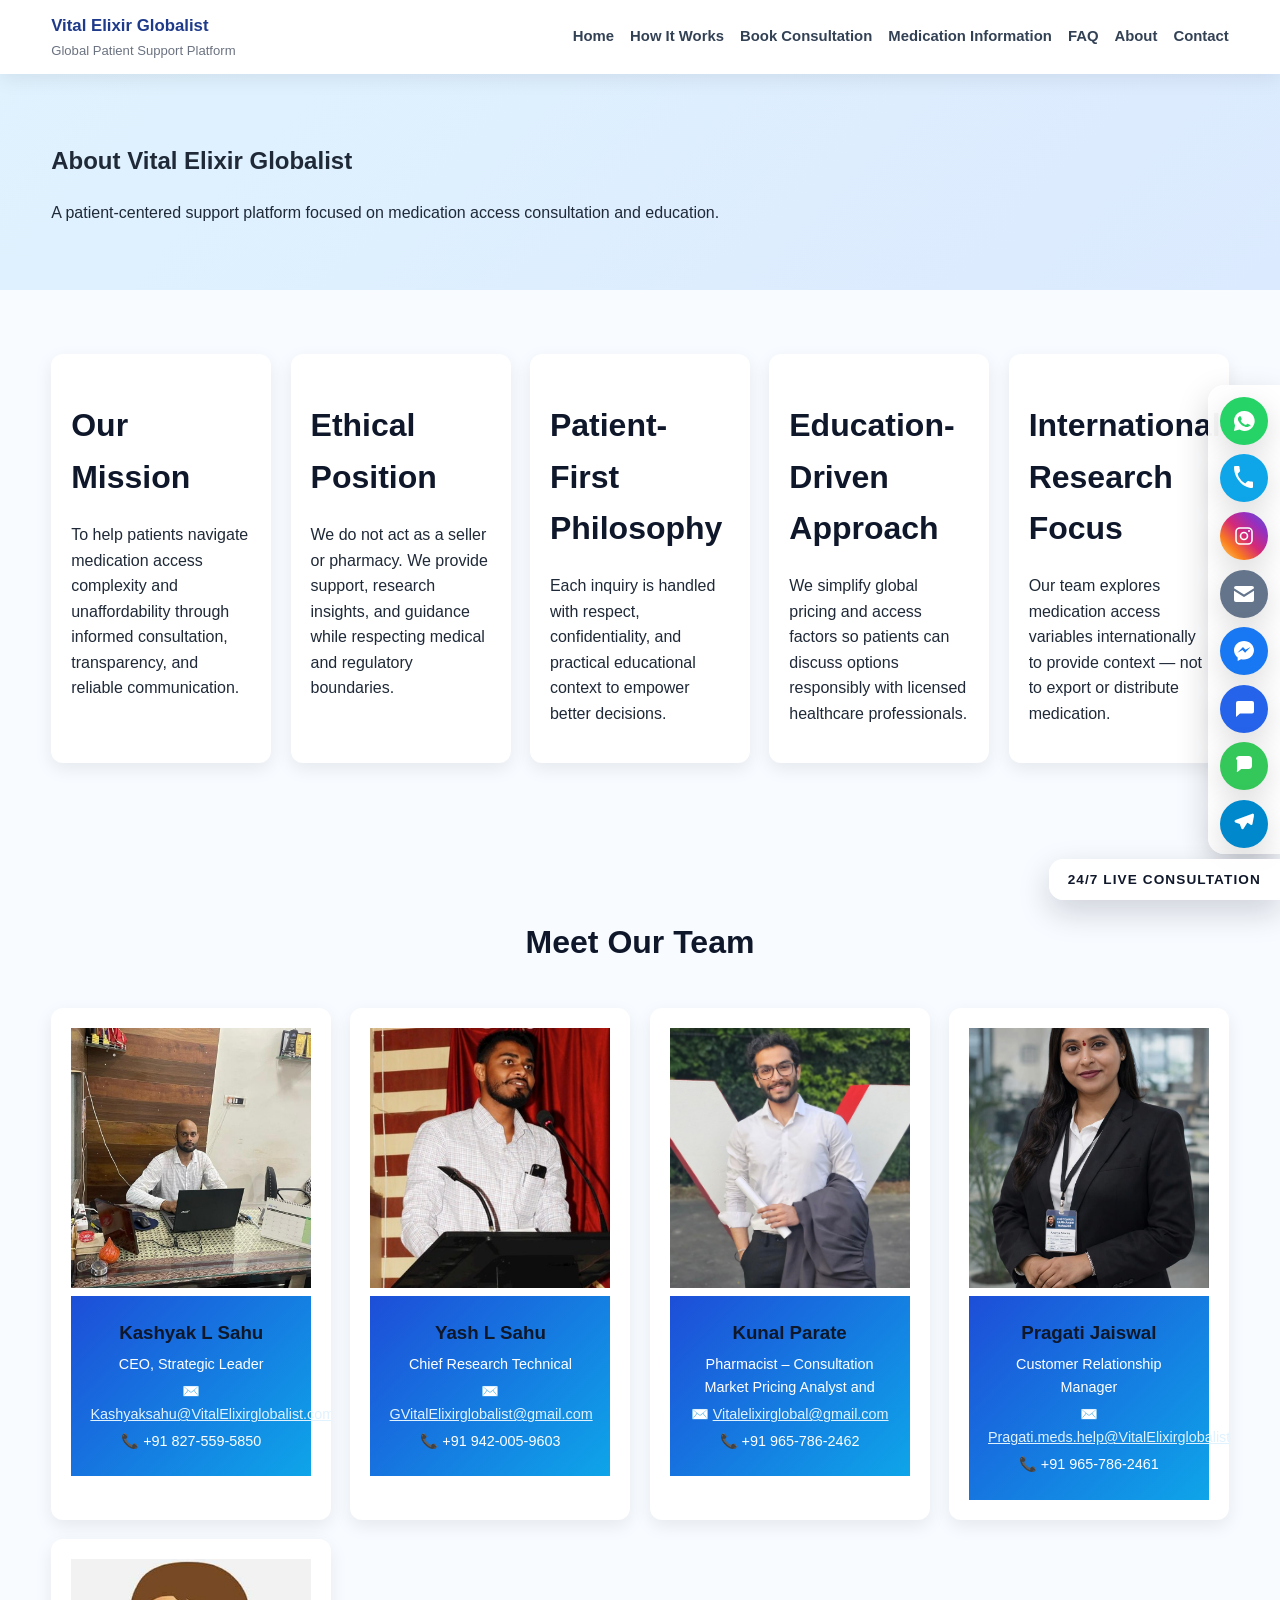
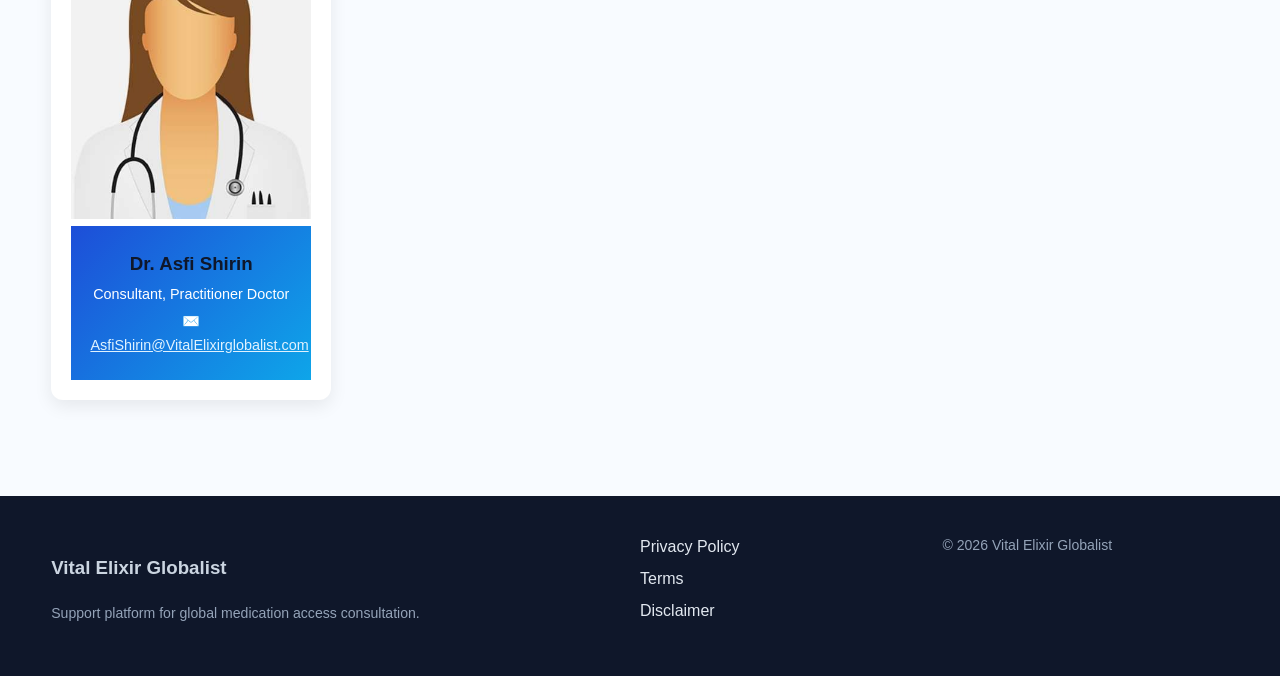
<file: about.html>
<!doctype html>
<html lang="en">
<head>
    <meta charset="UTF-8">
    <meta name="viewport" content="width=device-width, initial-scale=1.0">
    <meta name="description"
        content="Terms of service for Vital Elixir Globalist including informational purpose, non-medical advice statement, and patient responsibilities.">
    <title>Terms of Service | Vital Elixir Globalist</title>
    <link rel="stylesheet" href="styles.css">
    <!-- Google tag (gtag.js) -->
<script async src="https://www.googletagmanager.com/gtag/js?id=G-TFVS78HKC3"></script>
<script>
  window.dataLayer = window.dataLayer || [];
  function gtag(){dataLayer.push(arguments);}
  gtag('js', new Date());

  gtag('config', 'G-TFVS78HKC3');
</script>
</head>
<body>
<div id="header-placeholder"></div>
      <main>
        <section class="page-title">
            <div class="container">
                <h1>About Vital Elixir Globalist</h1>
                <p>
                    A patient-centered support platform focused on medication access consultation and education.
                </p>
            </div>
        </section>

        <section class="section">
            <div class="container grid">

                <article class="card">
                    <h2>Our Mission</h2>
                    <p>
                        To help patients navigate medication access complexity and unaffordability through informed consultation,
                        transparency, and reliable communication.
                    </p>
                </article>

                <article class="card">
                    <h2>Ethical Position</h2>
                    <p>
                        We do not act as a seller or pharmacy. We provide support, research insights, and guidance
                        while respecting medical and regulatory boundaries.
                    </p>
                </article>

                <article class="card">
                    <h2>Patient-First Philosophy</h2>
                    <p>
                        Each inquiry is handled with respect, confidentiality, and practical educational context
                        to empower better decisions.
                    </p>
                </article>

                <article class="card">
                    <h2>Education-Driven Approach</h2>
                    <p>
                        We simplify global pricing and access factors so patients can discuss options responsibly
                        with licensed healthcare professionals.
                    </p>
                </article>

                <article class="card">
                    <h2>International Research Focus</h2>
                    <p>
                        Our team explores medication access variables internationally to provide context —
                        not to export or distribute medication.
                    </p>
                </article>

            </div>
        </section>

          <!-- Team Section -->
<section class="section" id="our-team">
  <div class="container">
    <h2 style="text-align:center; margin-bottom:2.5rem;">Meet Our Team</h2>

    <div class="grid team-grid">

      <!-- Member 1 -->
      <div class="card team-card">
        <img src="images/Kashyaksahu.jpeg" alt="Kashyak L Sahu">
        <div class="team-info">
          <h3>Kashyak L Sahu</h3>
          <p>CEO, Strategic Leader</p>
          <p>✉️ <a href="mailto:Kashyaksahu@VitalElixirglobalist.com">Kashyaksahu@VitalElixirglobalist.com</a></p>
          <p>📞 +91 827-559-5850</p>
        </div>
      </div>

      <!-- Member 2 -->
      <div class="card team-card">
        <img src="images/yash.jpeg" alt="Yash L Sahu">
        <div class="team-info">
          <h3>Yash L Sahu</h3>
          <p>Chief Research Technical</p>
          <p>✉️ <a href="mailto:Yashsahu@VitalElixirglobalist.com">GVitalElixirglobalist@gmail.com</a></p>
           <p>📞 +91 942-005-9603</p>
        </div>
      </div>

      <!-- Member 3 -->
      <div class="card team-card">
        <img src="images/sanjayparatemadarchod.jpeg" alt="Kunal Parate">
        <div class="team-info">
          <h3>Kunal Parate</h3>
          <p>Pharmacist – Consultation<br>Market Pricing Analyst and </p>
          <p>✉️ <a href="mailto:Vitalelixirglobal@gmail.com">Vitalelixirglobal@gmail.com</a></p>
          <p>📞 +91 965-786-2462</p>
        </div>
      </div>

      <!-- Member 4 -->
      <div class="card team-card">
        <img src="images/pragati.jpeg" alt="Pragati Jaiswal">
        <div class="team-info">
          <h3>Pragati Jaiswal</h3>
          <p>Customer Relationship Manager</p>
          <p>✉️ <a href="mailto:Pragati.meds.help@VitalElixirglobalist.com">Pragati.meds.help@VitalElixirglobalist.com</a></p>
          <p>📞 +91 965-786-2461</p>
        </div>
      </div>

      <!-- Member 5 -->
      <div class="card team-card">
        <img src="images/doctor.jpeg" alt="Dr. Asfi Shirin">
        <div class="team-info">
          <h3>Dr. Asfi Shirin</h3>
          <p>Consultant, Practitioner Doctor</p>
          <p>✉️ <a href="mailto:AsfiShirin@VitalElixirglobalist.com">AsfiShirin@VitalElixirglobalist.com</a></p>
        </div>
      </div>

    </div> <!-- .grid -->
  </div> <!-- .container -->
</section>

    </main>

<footer>
  <div class="container footer-grid">
    <div>
      <h3>Vital Elixir Globalist</h3>
      <p class="small">
        Support platform for global medication access consultation.
      </p>
    </div>

    <div class="footer-links">
      <a href="privacy.html">Privacy Policy</a>
      <a href="terms.html">Terms</a>
      <a href="disclaimer.html">Disclaimer</a>
    </div>

    <div class="small">
      © 2026 Vital Elixir Globalist
    </div>
  </div>
</footer>

<div id="floating-placeholder"></div>

<script>
    fetch("header.html")
        .then(response => response.text())
        .then(data => {
            document.getElementById("header-placeholder").innerHTML = data;

            // 🔑 Initialize menu AFTER header loads
            const menuBtn = document.querySelector('.menu-btn');
            const navLinks = document.querySelector('.nav-links');

            if (menuBtn && navLinks) {
                menuBtn.addEventListener('click', () => {
                    navLinks.classList.toggle('open');
                });
            }
        });

    fetch("floating-contact.html")
        .then(response => response.text())
        .then(data => {
            document.getElementById("floating-placeholder").innerHTML = data;
        });
</script>
       <script src="script.js"></script>
</body>
</html>
</file>
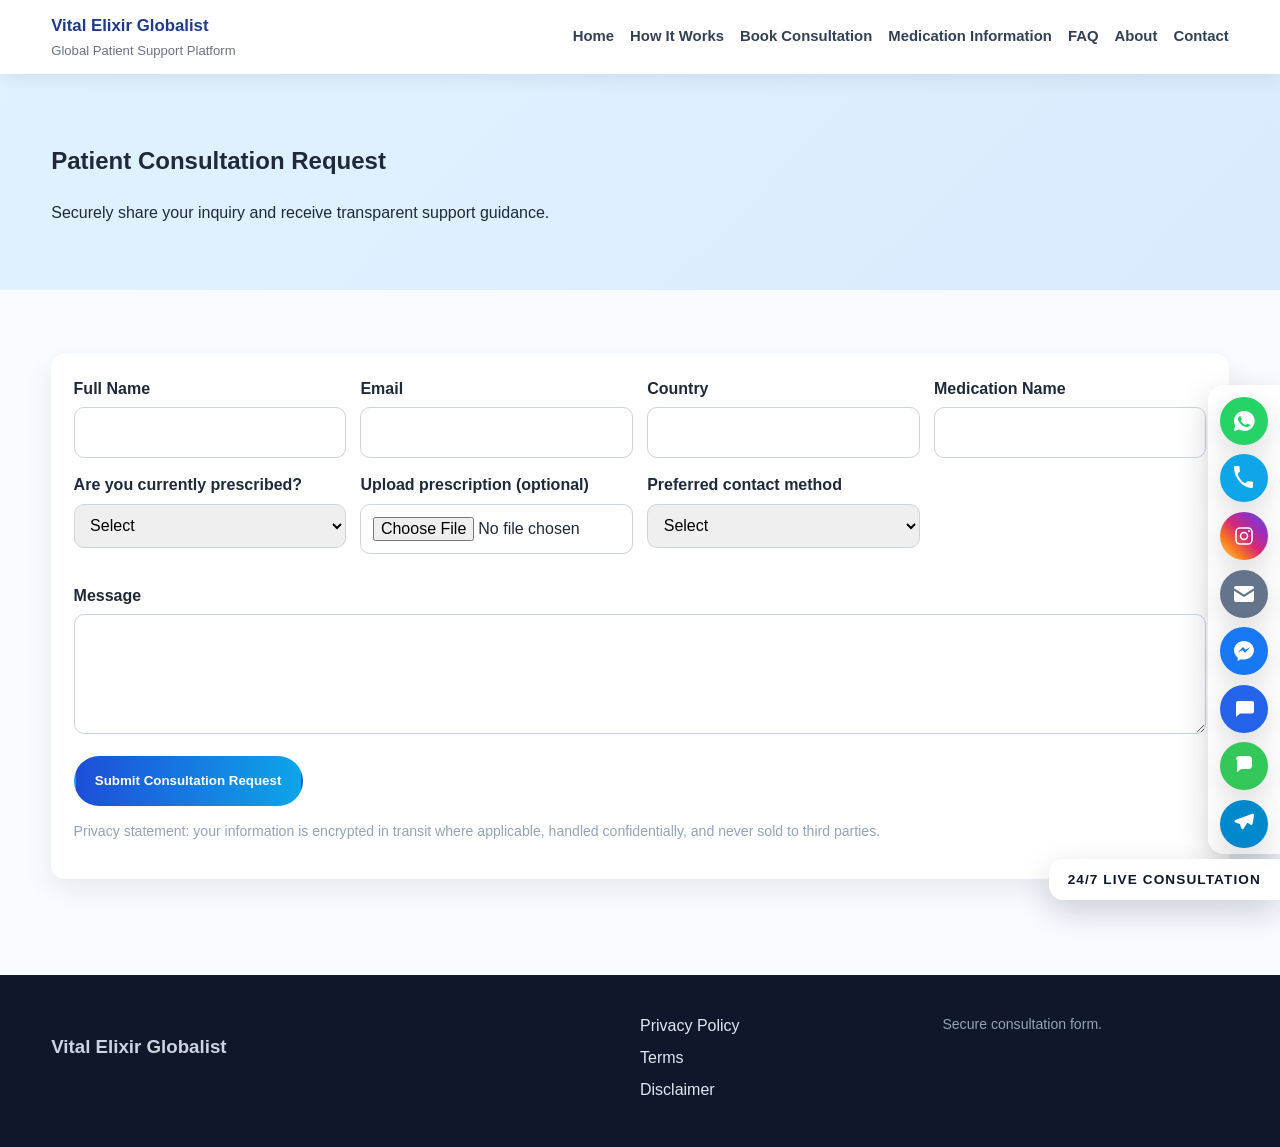
<file: consultation.html>
<!doctype html>
<html lang="en">
<head>
    <meta charset="UTF-8">
    <meta name="viewport" content="width=device-width, initial-scale=1.0">
    <meta name="description"
        content="Terms of service for Vital Elixir Globalist including informational purpose, non-medical advice statement, and patient responsibilities.">
    <title>Terms of Service | Vital Elixir Globalist</title>
    <link rel="stylesheet" href="styles.css">
    <!-- Google tag (gtag.js) -->
<script async src="https://www.googletagmanager.com/gtag/js?id=G-TFVS78HKC3"></script>
<script>
  window.dataLayer = window.dataLayer || [];
  function gtag(){dataLayer.push(arguments);}
  gtag('js', new Date());

  gtag('config', 'G-TFVS78HKC3');
</script>
</head>
<body>
<div id="header-placeholder"></div>

    <main>

        <section class="page-title">
            <div class="container">
                <h1>Patient Consultation Request</h1>
                <p>
                    Securely share your inquiry and receive transparent support guidance.
                </p>
            </div>
        </section>

      <section class="section">
    <div class="container">
        <div class="form-wrap">

            <form class="form-grid" 
                  action="https://formsubmit.co/researchvitalelixirglobalist@gmail.com" 
                  method="POST" 
                  enctype="multipart/form-data">

                <!-- Hidden Professional Settings -->
                <input type="hidden" name="_subject" value="New Consultation Request - Vital Elixir Globalist">
                <input type="hidden" name="_template" value="table">
                <input type="hidden" name="_captcha" value="false">

                <div>
                    <label>Full Name</label>
                    <input type="text" name="full_name" required>
                </div>

                <div>
                    <label>Email</label>
                    <input type="email" name="email" required>
                </div>

                <div>
                    <label>Country</label>
                    <input type="text" name="country" required>
                </div>

                <div>
                    <label>Medication Name</label>
                    <input type="text" name="medication" required>
                </div>

                <div>
                    <label>Are you currently prescribed?</label>
                    <select name="prescribed" required>
                        <option value="">Select</option>
                        <option>Yes</option>
                        <option>No</option>
                    </select>
                </div>

                <div>
                    <label>Upload prescription (optional)</label>
                    <input type="file" name="prescription_file" accept=".pdf,.jpg,.jpeg,.png">
                </div>

<div>
    <label>Preferred contact method</label>
    <select name="contact_method" id="contactMethod" required>
        <option value="">Select</option>
        <option value="Email">Email</option>
        <option value="Phone">Phone / Call</option>
        <option value="WhatsApp">WhatsApp</option>
        <option value="RCS">RCS Android Messaging</option>
        <option value="iMessage">iMessage iPhone</option>
        <option value="Instagram">Instagram</option>
        <option value="Telegram">Telegram</option>
        <option value="Facebook">Facebook</option>
    </select>
</div>

<!-- Dynamic Fields Container -->
<div id="dynamicContactFields" style="grid-column:1/-1;"></div>

                <div style="grid-column:1/-1">
                    <label>Message</label>
                    <textarea name="message" required></textarea>
                </div>

                <div style="grid-column:1/-1">
                    <button class="btn btn-primary" type="submit">
                        Submit Consultation Request
                    </button>
                </div>

            </form>

                    <p class="small">
                        Privacy statement: your information is encrypted in transit where applicable,
                        handled confidentially, and never sold to third parties.
                    </p>

                </div>
            </div>
        </section>

    </main>

    <footer>
        <div class="container footer-grid">

            <div>
                <h3>Vital Elixir Globalist</h3>
            </div>

            <div class="footer-links">
                <a href="privacy.html">Privacy Policy</a>
                <a href="terms.html">Terms</a>
                <a href="disclaimer.html">Disclaimer</a>
            </div>

            <div class="small">
                Secure consultation form.
            </div>

        </div>
    </footer>
<div id="floating-placeholder"></div>

<script>
    fetch("header.html")
        .then(response => response.text())
        .then(data => {
            document.getElementById("header-placeholder").innerHTML = data;

            // 🔑 Initialize menu AFTER header loads
            const menuBtn = document.querySelector('.menu-btn');
            const navLinks = document.querySelector('.nav-links');

            if (menuBtn && navLinks) {
                menuBtn.addEventListener('click', () => {
                    navLinks.classList.toggle('open');
                });
            }
        });

    fetch("floating-contact.html")
        .then(response => response.text())
        .then(data => {
            document.getElementById("floating-placeholder").innerHTML = data;
        });
</script>
   <script>
document.addEventListener("DOMContentLoaded", function () {

    const contactMethod = document.getElementById("contactMethod");
    const container = document.getElementById("dynamicContactFields");

    const fields = {
        Email: {
            label: "Enter your Email Address",
            type: "tel",
            name: "Email_Address",
            placeholder: "Alternate Email or Leave blank"
        },
        Phone: {
            label: "Enter your phone number",
            type: "tel",
            name: "phone_number",
            placeholder: "+1 234 567 890"
        },
        WhatsApp: {
            label: "Enter your WhatsApp number",
            type: "tel",
            name: "whatsapp_number",
            placeholder: "+Country code + number"
        },
        RCS: {
            label: "Enter your RCS mobile number",
            type: "tel",
            name: "rcs_number",
            placeholder: "Android phone number"
        },
        iMessage: {
            label: "Enter your iMessage number",
            type: "tel",
            name: "imessage_number",
            placeholder: "iPhone number"
        },
        Instagram: {
            label: "Enter your Instagram username",
            type: "text",
            name: "instagram_id",
            placeholder: "@username"
        },
        Telegram: {
            label: "Enter your Telegram username",
            type: "text",
            name: "telegram_id",
            placeholder: "@username"
        },
        Facebook: {
            label: "Enter your Facebook profile link or name",
            type: "text",
            name: "facebook_id",
            placeholder: "Profile link or name"
        }
    };

    contactMethod.addEventListener("change", function () {

        container.innerHTML = ""; // Clear previous field

        const selected = this.value;

        if (fields[selected]) {

            const fieldData = fields[selected];

            const div = document.createElement("div");

            div.innerHTML = `
                <label>${fieldData.label}</label>
                <input 
                    type="${fieldData.type}" 
                    name="${fieldData.name}" 
                    placeholder="${fieldData.placeholder}" 
                    required>
            `;

            container.appendChild(div);
        }
    });

});
</script>
        <script src="script.js"></script>
</body>
</html>
</file>
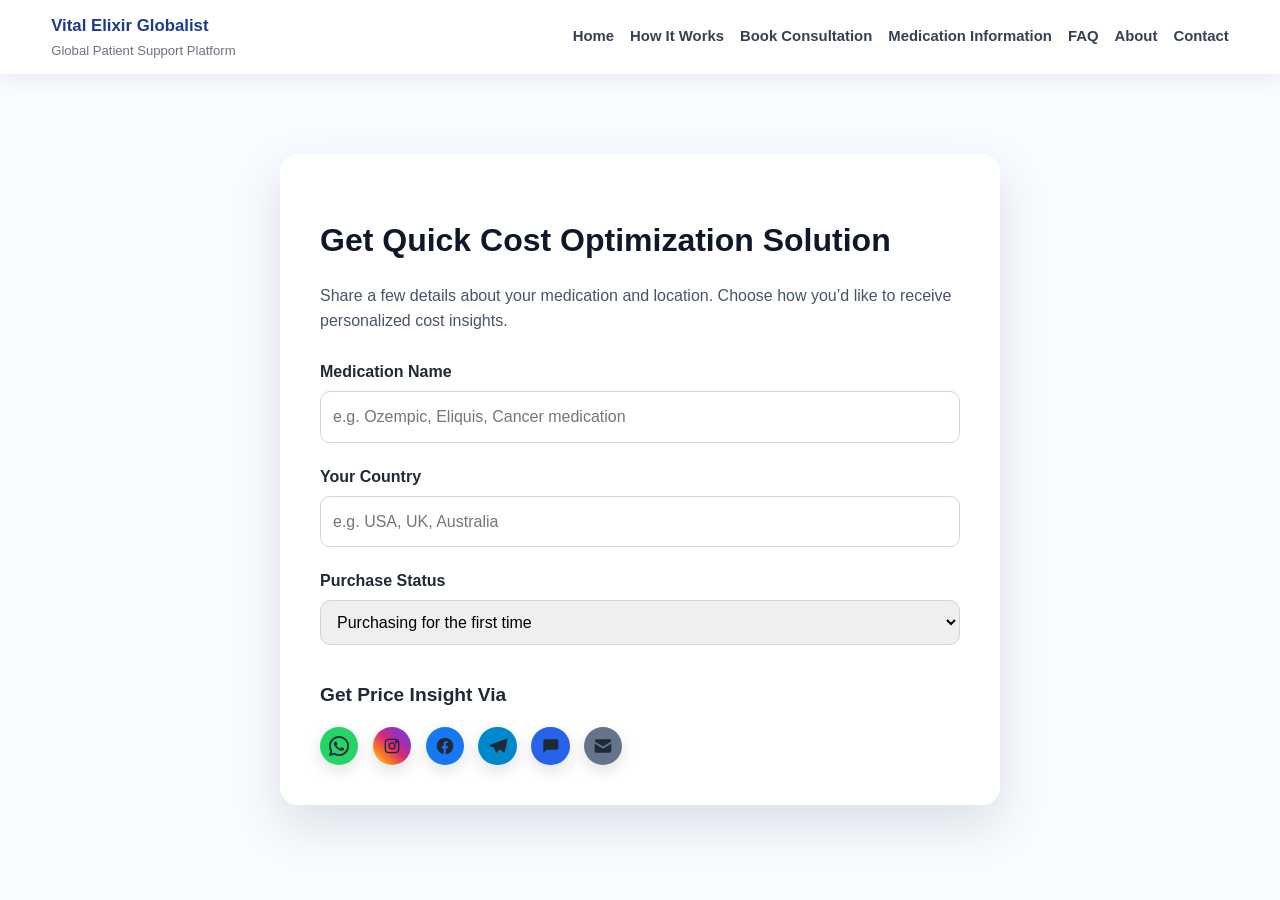
<file: cost-optimization.html>
<!doctype html>
<html lang="en">
<head>
  <meta charset="UTF-8" />
  <meta name="viewport" content="width=device-width, initial-scale=1.0" />
  <title>Get Quick Cost Optimization Solution</title>

  <link rel="stylesheet" href="styles.css" />

  <style>
    .cost-page {
      padding: 5rem 0;
    }

    .cost-box {
      max-width: 720px;
      margin: auto;
      background: #ffffff;
      border-radius: 18px;
      padding: 2.5rem;
      box-shadow: 0 20px 50px rgba(15,23,42,0.12);
    }

    .cost-box h1 {
      margin-bottom: 0.8rem;
      color: #0f172a;
    }

    .cost-box p {
      color: #475569;
      margin-bottom: 1.6rem;
    }

    .form-group {
      margin-bottom: 1.3rem;
    }

    label {
      font-weight: 600;
      display: block;
      margin-bottom: 0.4rem;
    }

    input, select {
      width: 100%;
      padding: 0.75rem;
      border-radius: 10px;
      border: 1px solid #cbd5e1;
      font-size: 1rem;
    }

    .contact-grid {
      margin-top: 2.2rem;
    }

    .contact-grid h2 {
      margin-bottom: 1rem;
      font-size: 1.2rem;
    }

    .icon-grid {
      display: grid;
      grid-template-columns: repeat(auto-fit, minmax(140px, 1fr));
      gap: 1rem;
    }

    .contact-btn {
      display: flex;
      align-items: center;
      justify-content: center;
      gap: 0.5rem;
      padding: 0.8rem;
      border-radius: 999px;
      font-weight: 700;
      color: #fff;
      cursor: pointer;
      border: none;
    }

    .wa { background:#25d366; }
    .ig { background:#d62976; }
    .fb { background:#1877f2; }
    .tg { background:#0088cc; }
    .mail { background:#64748b; }
    .sms { background:#2563eb; }
  </style>
  <!-- Google tag (gtag.js) -->
<script async src="https://www.googletagmanager.com/gtag/js?id=G-TFVS78HKC3"></script>
<script>
  window.dataLayer = window.dataLayer || [];
  function gtag(){dataLayer.push(arguments);}
  gtag('js', new Date());

  gtag('config', 'G-TFVS78HKC3');
</script>
</head>

<body>

<div id="header-placeholder"></div>

<main class="cost-page">
  <div class="container">
    <div class="cost-box">

      <h1>Get Quick Cost Optimization Solution</h1>
      <p>
        Share a few details about your medication and location.  
        Choose how you’d like to receive personalized cost insights.
      </p>

      <div class="form-group">
        <label>Medication Name</label>
        <input type="text" id="medication" placeholder="e.g. Ozempic, Eliquis, Cancer medication" />
      </div>

      <div class="form-group">
        <label>Your Country</label>
        <input type="text" id="country" placeholder="e.g. USA, UK, Australia" />
      </div>

      <div class="form-group">
        <label>Purchase Status</label>
        <select id="status">
          <option value="Purchasing for the first time">Purchasing for the first time</option>
          <option value="Already used before">Already used before</option>
          <option value="No idea about current pricing">No idea about current pricing</option>
        </select>
      </div>

      <div class="contact-grid">
        <h2>Get Price Insight Via</h2>

        <div class="icon-grid">
          <!-- WhatsApp -->
<a class="fab-icon whatsapp" onclick="send('whatsapp')" aria-label="WhatsApp">
  <svg viewBox="0 0 24 24" fill="currentColor">
    <path d="M20.52 3.48A11.77 11.77 0 0 0 12.04 0C5.4 0 .02 5.38 0 12a11.9 11.9 0 0 0 1.62 6L0 24l6.2-1.6A11.94 11.94 0 0 0 12 24h.05c6.62 0 12-5.38 12-12 0-3.2-1.25-6.2-3.53-8.52ZM12.05 21.8h-.04a9.77 9.77 0 0 1-4.97-1.37l-.36-.21-3.68.95.98-3.59-.24-.37A9.78 9.78 0 1 1 21.8 12c0 5.41-4.34 9.8-9.75 9.8Zm5.4-7.35c-.3-.15-1.78-.88-2.05-.98-.27-.1-.47-.15-.66.15-.2.3-.76.98-.93 1.18-.17.2-.35.22-.65.07-.3-.15-1.28-.47-2.43-1.5-.9-.8-1.5-1.78-1.68-2.08-.18-.3-.02-.46.13-.6.14-.14.3-.35.45-.53.15-.18.2-.3.3-.5.1-.2.05-.37-.02-.52-.07-.15-.66-1.6-.9-2.18-.24-.58-.48-.5-.66-.5h-.56c-.2 0-.52.07-.8.37-.27.3-1.05 1.02-1.05 2.5s1.08 2.9 1.23 3.1c.15.2 2.13 3.25 5.17 4.56.72.31 1.28.5 1.72.64.72.23 1.37.2 1.88.12.57-.08 1.78-.73 2.03-1.44.25-.71.25-1.32.18-1.44-.07-.12-.27-.2-.57-.35Z"/>
  </svg>
</a>
         <!-- Instagram -->
  <a class="fab-icon instagram" onclick="send('instagram')" aria-label="Instagram">
    <svg viewBox="0 0 24 24" fill="none" stroke="currentColor" stroke-width="1.6">
      <rect x="4" y="4" width="16" height="16" rx="4"/>
      <circle cx="12" cy="12" r="3.5"/>
      <circle cx="17" cy="7" r="1" fill="currentColor"/>
    </svg>
  </a>
          <!-- Facebook -->
  <a class="fab-icon facebook" onclick="send('facebook')" aria-label="Facebook">
    <svg viewBox="0 0 24 24" fill="currentColor">
      <path d="M22 12a10 10 0 1 0-11.6 9.9v-7h-2v-3h2v-2.3c0-2 1.2-3.2 3-3.2.9 0 1.8.1 1.8.1v2h-1c-1 0-1.3.6-1.3 1.3V12h2.5l-.4 3h-2.1v7A10 10 0 0 0 22 12Z"/>
    </svg>
  </a>

  <!-- Telegram -->
  <a class="fab-icon telegram" onclick="send('telegram')" aria-label="Telegram">
    <svg viewBox="0 0 24 24" fill="currentColor">
      <path d="M21.9 3.3L2.7 10.6c-.8.3-.8 1.4 0 1.7l4.8 1.7 1.8 5.2c.3.8 1.3.9 1.8.3l2.7-3.7 4.9 3.6c.6.4 1.4.1 1.6-.6l3.1-14.7c.2-.8-.6-1.4-1.5-1.1Z"/>
    </svg>
  </a>

  <!-- SMS -->
  <a class="fab-icon sms-primary" onclick="send('sms')" aria-label="SMS">
    <svg viewBox="0 0 24 24" fill="currentColor">
      <path d="M4 4h16a2 2 0 0 1 2 2v8.5a2 2 0 0 1-2 2H8l-4 3.5V6a2 2 0 0 1 2-2Z"/>
    </svg>
  </a>

  <!-- Email -->
  <a class="fab-icon email" onclick="send('email')" aria-label="Email">
    <svg viewBox="0 0 24 24" fill="currentColor">
      <path d="M2 6a2 2 0 0 1 2-2h16a2 2 0 0 1 2 2v.2l-10 6.25L2 6.2Z"/>
      <path d="M2 9v9a2 2 0 0 0 2 2h16a2 2 0 0 0 2-2V9l-9.5 6a1 1 0 0 1-1 0Z"/>
    </svg>
  </a>
        </div>
      </div>

    </div>
  </div>
</main>

<script>
function buildMessage() {
  const med = document.getElementById("medication").value || "Not specified";
  const country = document.getElementById("country").value || "Not specified";
  const status = document.getElementById("status").value;

  return `Hello,%0A%0AI am looking for cost optimization guidance.%0A%0AMedication: ${med}%0ACountry: ${country}%0APurchase status: ${status}%0A%0APlease guide me regarding availability and pricing.`;
}

function send(type) {
  const msg = buildMessage();

  const links = {
    whatsapp: `https://wa.me/918275595850?text=${msg}`,
    instagram: `https://ig.me/m/vitalelixirglobalist?text=${msg}`,
    facebook: `https://m.me/vitalelixirglobalist?text=${msg}`,
    telegram: `https://t.me/vitalelixirglobalist?text=${msg}`,
    sms: `sms:+918275595850?&body=${msg}`,
    email: `mailto:Kashyaksahu@vitalelixirglobalist.com?subject=Cost Optimization Consultation&body=${msg}`
  };

  window.open(links[type], "_blank");
}
</script>
 <script src="script.js"></script>
  <script>
  fetch("header.html")
    .then(response => response.text())
    .then(data => {
      document.getElementById("header-placeholder").innerHTML = data;
    });
</script>
</body>
</html>
</file>
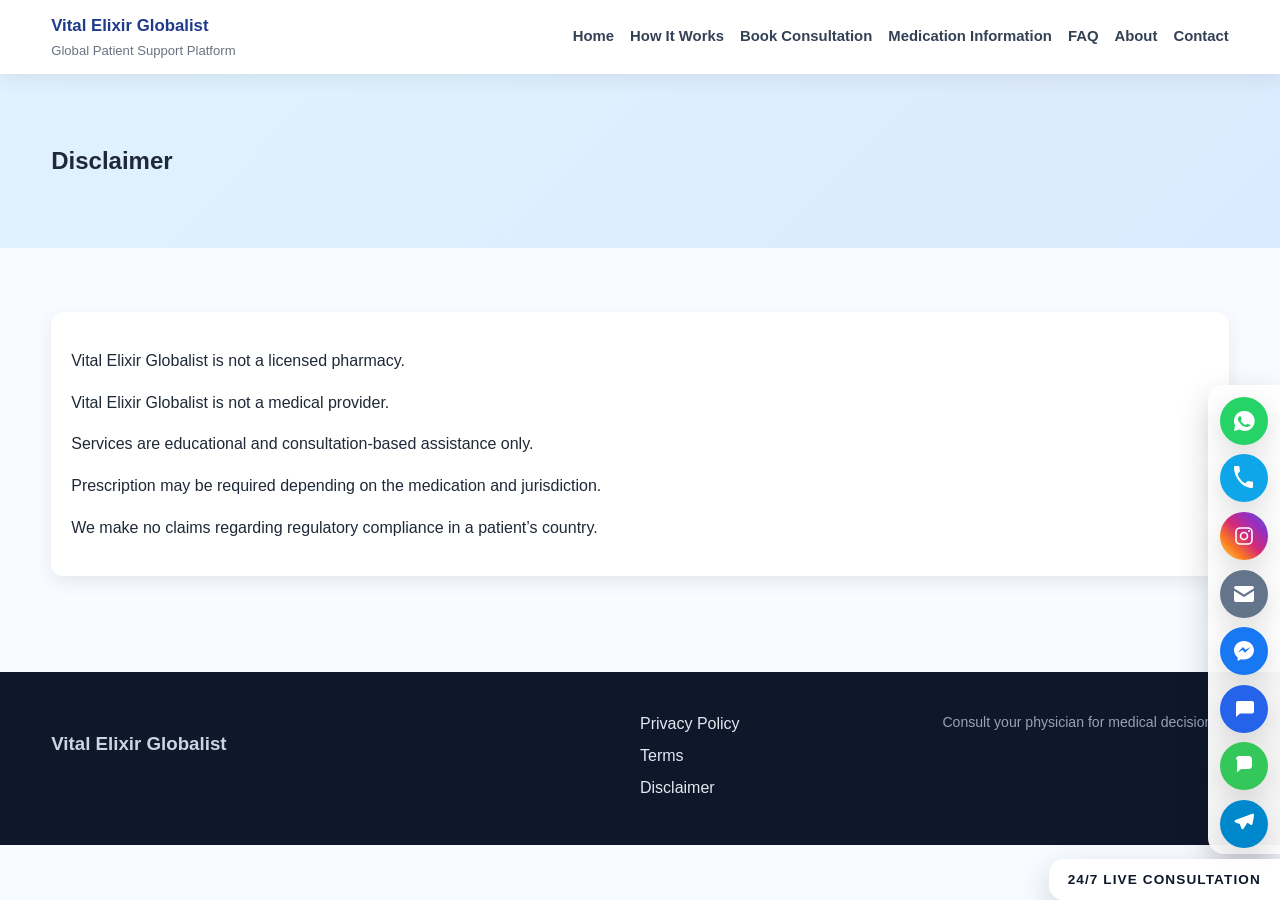
<file: disclaimer.html>
<!doctype html>
<html lang="en">

<head>
    <meta charset="UTF-8">
    <meta name="viewport" content="width=device-width, initial-scale=1.0">
    <meta name="description"
        content="Terms of service for Vital Elixir Globalist including informational purpose, non-medical advice statement, and patient responsibilities.">
    <title>Terms of Service | Vital Elixir Globalist</title>
    <link rel="stylesheet" href="styles.css">
    <!-- Google tag (gtag.js) -->
<script async src="https://www.googletagmanager.com/gtag/js?id=G-TFVS78HKC3"></script>
<script>
  window.dataLayer = window.dataLayer || [];
  function gtag(){dataLayer.push(arguments);}
  gtag('js', new Date());

  gtag('config', 'G-TFVS78HKC3');
</script>
</head>

<body>
<div id="header-placeholder"></div>

    <main>

        <section class="page-title">
            <div class="container">
                <h1>Disclaimer</h1>
            </div>
        </section>

        <section class="section">
            <div class="container card">

                <p>Vital Elixir Globalist is not a licensed pharmacy.</p>

                <p>Vital Elixir Globalist is not a medical provider.</p>

                <p>Services are educational and consultation-based assistance only.</p>

                <p>Prescription may be required depending on the medication and jurisdiction.</p>

                <p>We make no claims regarding regulatory compliance in a patient’s country.</p>

            </div>
        </section>

    </main>

    <footer>
        <div class="container footer-grid">

            <div>
                <h3>Vital Elixir Globalist</h3>
            </div>

            <div class="footer-links">
                <a href="privacy.html">Privacy Policy</a>
                <a href="terms.html">Terms</a>
                <a href="disclaimer.html">Disclaimer</a>
            </div>

            <div class="small">
                Consult your physician for medical decisions.
            </div>

        </div>
    </footer>



<div id="floating-placeholder"></div>

<script>
    fetch("header.html")
        .then(response => response.text())
        .then(data => {
            document.getElementById("header-placeholder").innerHTML = data;

            // 🔑 Initialize menu AFTER header loads
            const menuBtn = document.querySelector('.menu-btn');
            const navLinks = document.querySelector('.nav-links');

            if (menuBtn && navLinks) {
                menuBtn.addEventListener('click', () => {
                    navLinks.classList.toggle('open');
                });
            }
        });

    fetch("floating-contact.html")
        .then(response => response.text())
        .then(data => {
            document.getElementById("floating-placeholder").innerHTML = data;
        });
</script>
        <script src="script.js"></script>
</body>
</html>
</file>
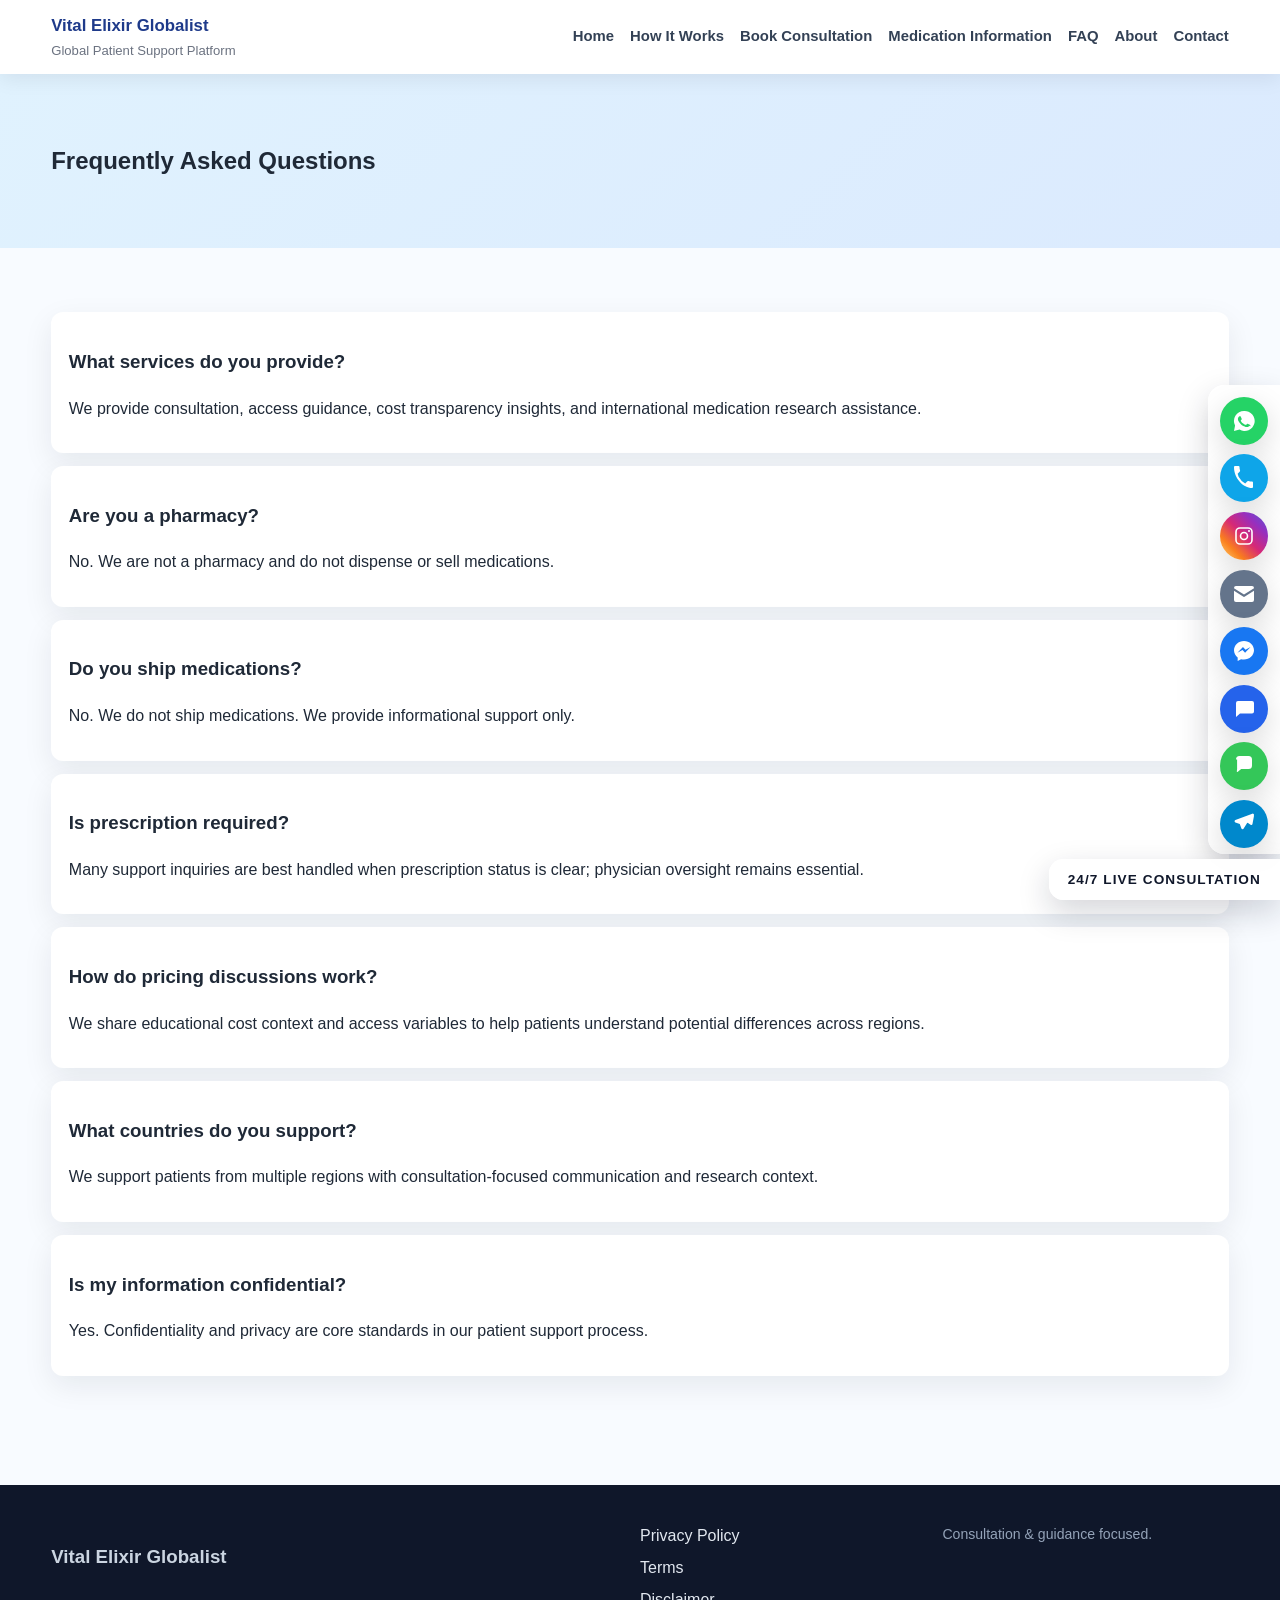
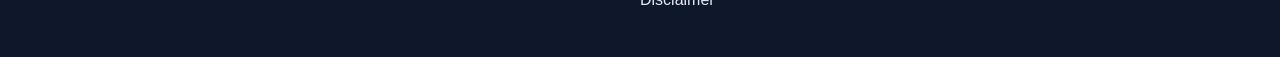
<file: faq.html>
<!doctype html>
<html lang="en">

<head>
    <meta charset="UTF-8">
    <meta name="viewport" content="width=device-width, initial-scale=1.0">
    <meta name="description"
        content="Terms of service for Vital Elixir Globalist including informational purpose, non-medical advice statement, and patient responsibilities.">
    <title>Terms of Service | Vital Elixir Globalist</title>
    <link rel="stylesheet" href="styles.css">
    <!-- Google tag (gtag.js) -->
<script async src="https://www.googletagmanager.com/gtag/js?id=G-TFVS78HKC3"></script>
<script>
  window.dataLayer = window.dataLayer || [];
  function gtag(){dataLayer.push(arguments);}
  gtag('js', new Date());

  gtag('config', 'G-TFVS78HKC3');
</script>
</head>

<body>
<div id="header-placeholder"></div>
       <main>

        <section class="page-title">
            <div class="container">
                <h1>Frequently Asked Questions</h1>
            </div>
        </section>

        <section class="section">
            <div class="container">

                <div class="faq-item">
                    <h3>What services do you provide?</h3>
                    <p>
                        We provide consultation, access guidance, cost transparency insights,
                        and international medication research assistance.
                    </p>
                </div>

                <div class="faq-item">
                    <h3>Are you a pharmacy?</h3>
                    <p>
                        No. We are not a pharmacy and do not dispense or sell medications.
                    </p>
                </div>

                <div class="faq-item">
                    <h3>Do you ship medications?</h3>
                    <p>
                        No. We do not ship medications. We provide informational support only.
                    </p>
                </div>

                <div class="faq-item">
                    <h3>Is prescription required?</h3>
                    <p>
                        Many support inquiries are best handled when prescription status is clear;
                        physician oversight remains essential.
                    </p>
                </div>

                <div class="faq-item">
                    <h3>How do pricing discussions work?</h3>
                    <p>
                        We share educational cost context and access variables to help patients
                        understand potential differences across regions.
                    </p>
                </div>

                <div class="faq-item">
                    <h3>What countries do you support?</h3>
                    <p>
                        We support patients from multiple regions with consultation-focused
                        communication and research context.
                    </p>
                </div>

                <div class="faq-item">
                    <h3>Is my information confidential?</h3>
                    <p>
                        Yes. Confidentiality and privacy are core standards in our patient support process.
                    </p>
                </div>

            </div>
        </section>

    </main>

    <footer>
        <div class="container footer-grid">

            <div>
                <h3>Vital Elixir Globalist</h3>
            </div>

            <div class="footer-links">
                <a href="privacy.html">Privacy Policy</a>
                <a href="terms.html">Terms</a>
                <a href="disclaimer.html">Disclaimer</a>
            </div>

            <div class="small">
                Consultation & guidance focused.
            </div>

        </div>
    </footer>


<div id="floating-placeholder"></div>

<script>
    fetch("header.html")
        .then(response => response.text())
        .then(data => {
            document.getElementById("header-placeholder").innerHTML = data;

            // 🔑 Initialize menu AFTER header loads
            const menuBtn = document.querySelector('.menu-btn');
            const navLinks = document.querySelector('.nav-links');

            if (menuBtn && navLinks) {
                menuBtn.addEventListener('click', () => {
                    navLinks.classList.toggle('open');
                });
            }
        });

    fetch("floating-contact.html")
        .then(response => response.text())
        .then(data => {
            document.getElementById("floating-placeholder").innerHTML = data;
        });
</script>
         <script src="script.js"></script>
</body>
</html>
</file>
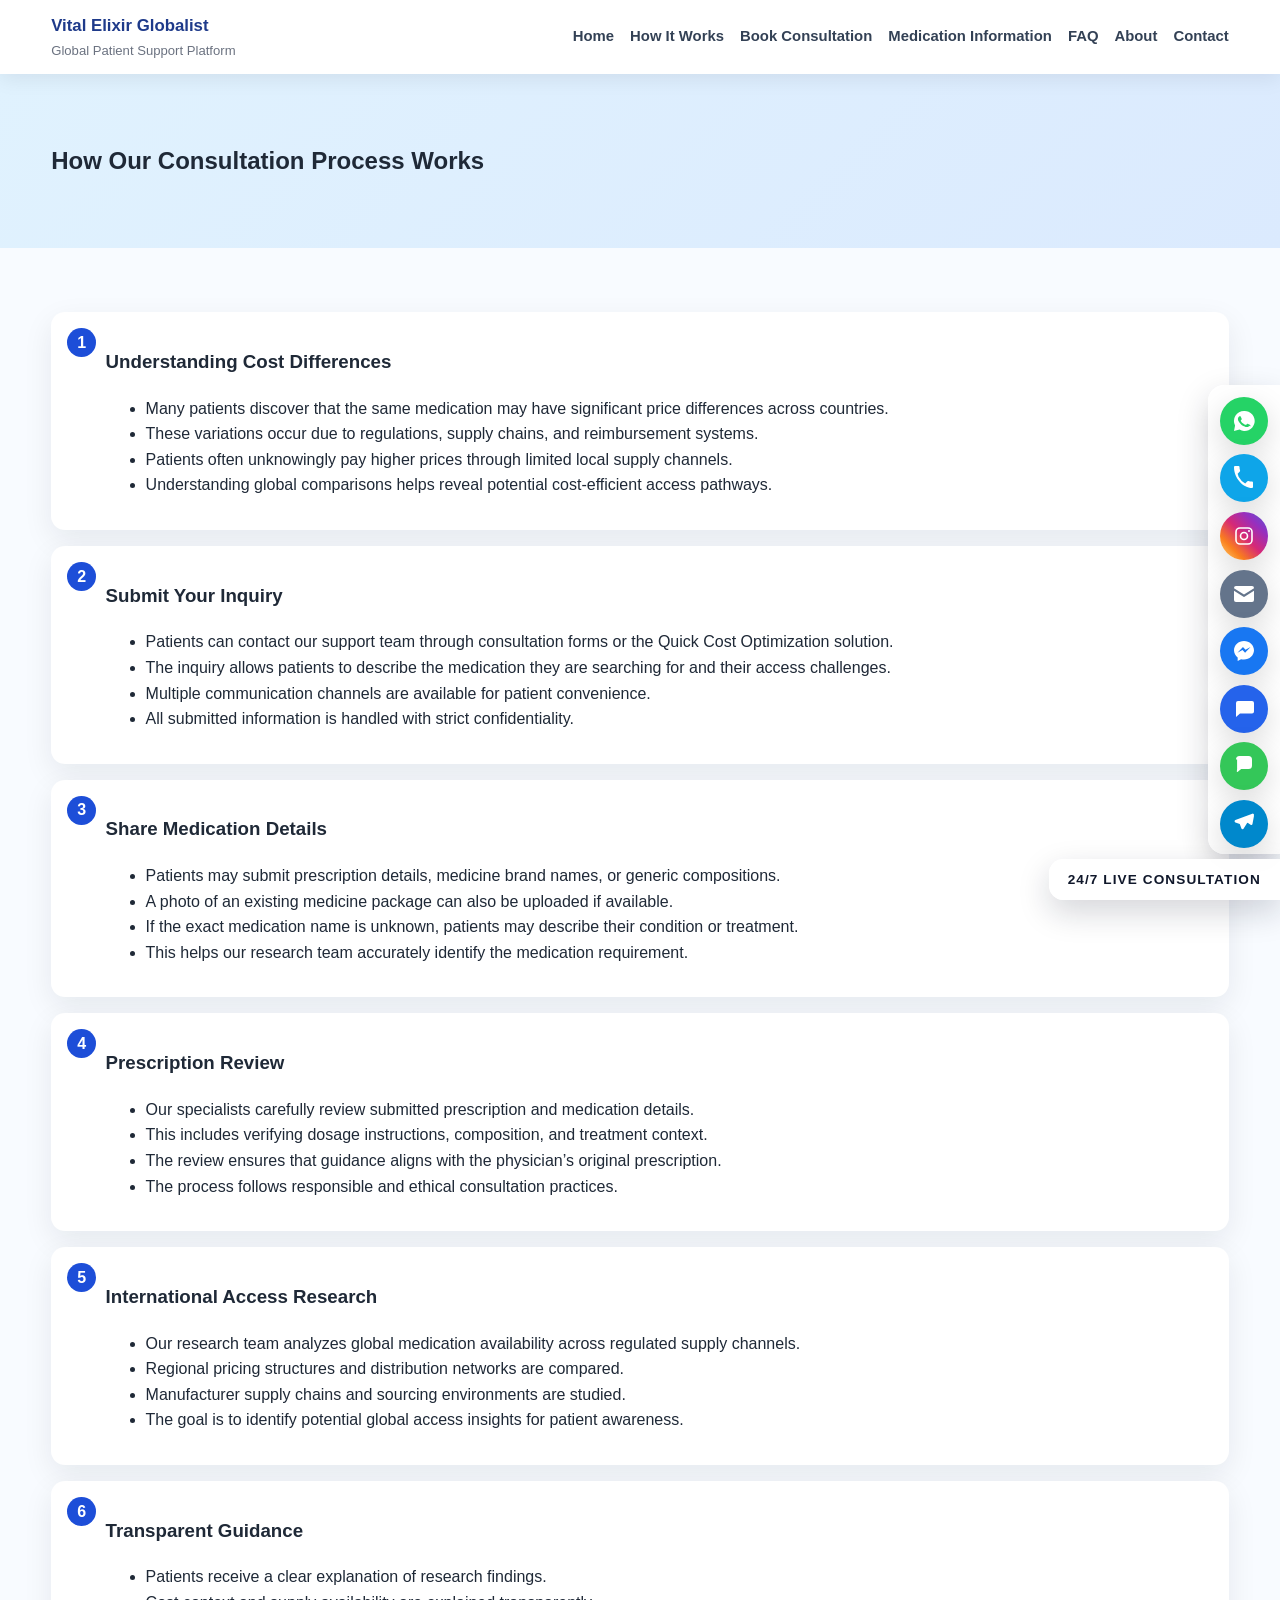
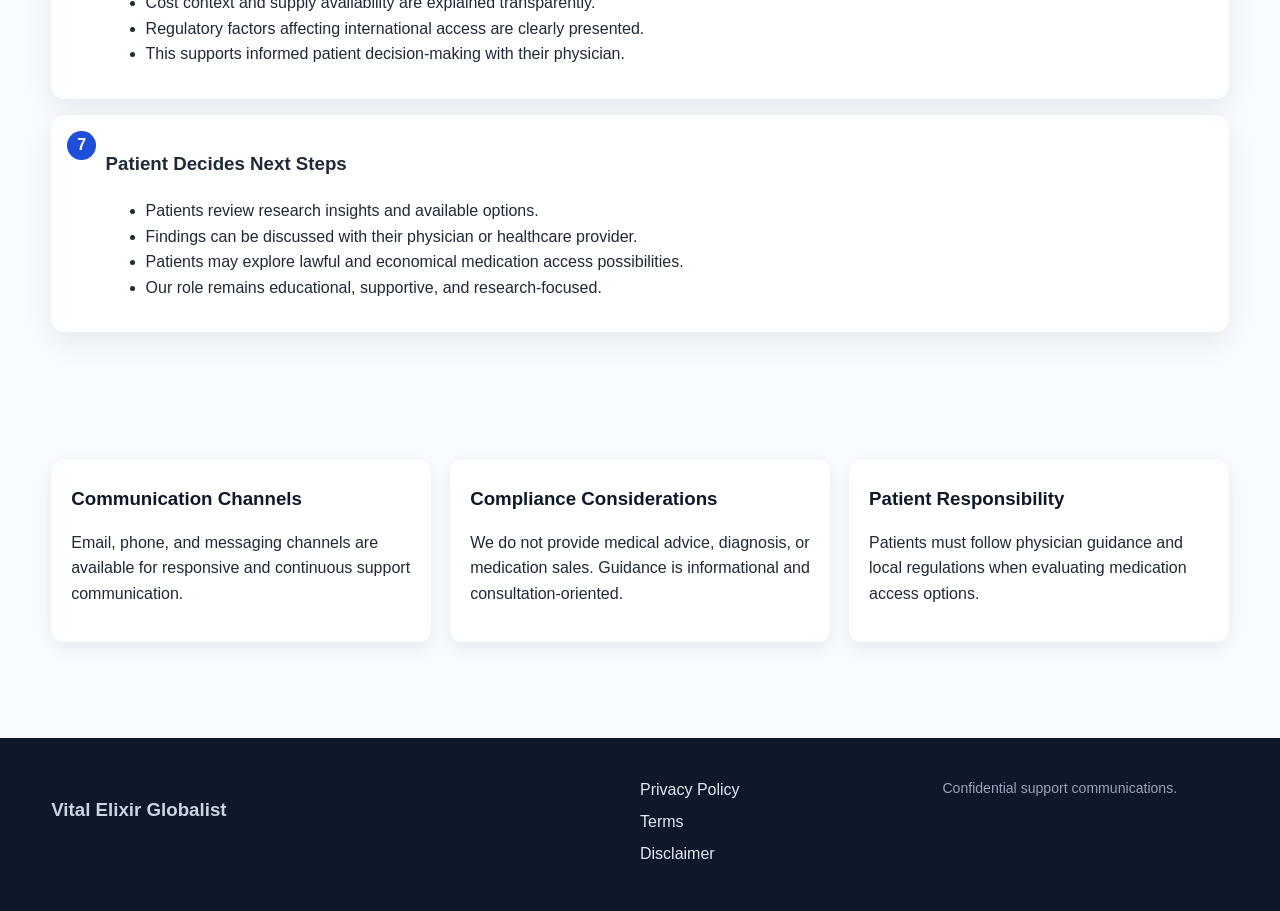
<file: how-it-works.html>
<!doctype html>
<html lang="en">

<head>
    <meta charset="UTF-8">
    <meta name="viewport" content="width=device-width, initial-scale=1.0">
    <meta name="description"
        content="Terms of service for Vital Elixir Globalist including informational purpose, non-medical advice statement, and patient responsibilities.">
    <title>Terms of Service | Vital Elixir Globalist</title>
    <link rel="stylesheet" href="styles.css">
    <!-- Google tag (gtag.js) -->
<script async src="https://www.googletagmanager.com/gtag/js?id=G-TFVS78HKC3"></script>
<script>
  window.dataLayer = window.dataLayer || [];
  function gtag(){dataLayer.push(arguments);}
  gtag('js', new Date());

  gtag('config', 'G-TFVS78HKC3');
</script>
</head>

<body>
<div id="header-placeholder"></div>
    <main>

        <section class="page-title">
            <div class="container">
                <h1>How Our Consultation Process Works</h1>
            </div>
        </section>

<section class="section">
    <div class="container">
        <div class="steps">

            <div class="step">
                <h3>Understanding Cost Differences</h3>
                <ul>
                    <li>Many patients discover that the same medication may have significant price differences across countries.</li>
                    <li>These variations occur due to regulations, supply chains, and reimbursement systems.</li>
                    <li>Patients often unknowingly pay higher prices through limited local supply channels.</li>
                    <li>Understanding global comparisons helps reveal potential cost-efficient access pathways.</li>
                </ul>
            </div>

            <div class="step">
                <h3> Submit Your Inquiry</h3>
                <ul>
                    <li>Patients can contact our support team through consultation forms or the Quick Cost Optimization solution.</li>
                    <li>The inquiry allows patients to describe the medication they are searching for and their access challenges.</li>
                    <li>Multiple communication channels are available for patient convenience.</li>
                    <li>All submitted information is handled with strict confidentiality.</li>
                </ul>
            </div>

            <div class="step">
                <h3> Share Medication Details</h3>
                <ul>
                    <li>Patients may submit prescription details, medicine brand names, or generic compositions.</li>
                    <li>A photo of an existing medicine package can also be uploaded if available.</li>
                    <li>If the exact medication name is unknown, patients may describe their condition or treatment.</li>
                    <li>This helps our research team accurately identify the medication requirement.</li>
                </ul>
            </div>

            <div class="step">
                <h3> Prescription Review</h3>
                <ul>
                    <li>Our specialists carefully review submitted prescription and medication details.</li>
                    <li>This includes verifying dosage instructions, composition, and treatment context.</li>
                    <li>The review ensures that guidance aligns with the physician’s original prescription.</li>
                    <li>The process follows responsible and ethical consultation practices.</li>
                </ul>
            </div>

            <div class="step">
                <h3> International Access Research</h3>
                <ul>
                    <li>Our research team analyzes global medication availability across regulated supply channels.</li>
                    <li>Regional pricing structures and distribution networks are compared.</li>
                    <li>Manufacturer supply chains and sourcing environments are studied.</li>
                    <li>The goal is to identify potential global access insights for patient awareness.</li>
                </ul>
            </div>

            <div class="step">
                <h3> Transparent Guidance</h3>
                <ul>
                    <li>Patients receive a clear explanation of research findings.</li>
                    <li>Cost context and supply availability are explained transparently.</li>
                    <li>Regulatory factors affecting international access are clearly presented.</li>
                    <li>This supports informed patient decision-making with their physician.</li>
                </ul>
            </div>

            <div class="step">
                <h3> Patient Decides Next Steps</h3>
                <ul>
                    <li>Patients review research insights and available options.</li>
                    <li>Findings can be discussed with their physician or healthcare provider.</li>
                    <li>Patients may explore lawful and economical medication access possibilities.</li>
                    <li>Our role remains educational, supportive, and research-focused.</li>
                </ul>
            </div>

        </div>
    </div>
</section>

        <section class="section">
            <div class="container grid">

                <article class="card">
                    <h3>Communication Channels</h3>
                    <p>
                        Email, phone, and messaging channels are available for
                        responsive and continuous support communication.
                    </p>
                </article>

                <article class="card">
                    <h3>Compliance Considerations</h3>
                    <p>
                        We do not provide medical advice, diagnosis, or medication sales.
                        Guidance is informational and consultation-oriented.
                    </p>
                </article>

                <article class="card">
                    <h3>Patient Responsibility</h3>
                    <p>
                        Patients must follow physician guidance and local regulations
                        when evaluating medication access options.
                    </p>
                </article>

            </div>
        </section>

    </main>

    <footer>
        <div class="container footer-grid">

            <div>
                <h3>Vital Elixir Globalist</h3>
            </div>

            <div class="footer-links">
                <a href="privacy.html">Privacy Policy</a>
                <a href="terms.html">Terms</a>
                <a href="disclaimer.html">Disclaimer</a>
            </div>

            <div class="small">
                Confidential support communications.
            </div>

        </div>
    </footer>

 
<div id="floating-placeholder"></div>

<script>
    fetch("header.html")
        .then(response => response.text())
        .then(data => {
            document.getElementById("header-placeholder").innerHTML = data;

            // 🔑 Initialize menu AFTER header loads
            const menuBtn = document.querySelector('.menu-btn');
            const navLinks = document.querySelector('.nav-links');

            if (menuBtn && navLinks) {
                menuBtn.addEventListener('click', () => {
                    navLinks.classList.toggle('open');
                });
            }
        });

    fetch("floating-contact.html")
        .then(response => response.text())
        .then(data => {
            document.getElementById("floating-placeholder").innerHTML = data;
        });
</script>
       <script src="script.js"></script>
</body>
</html>
</file>
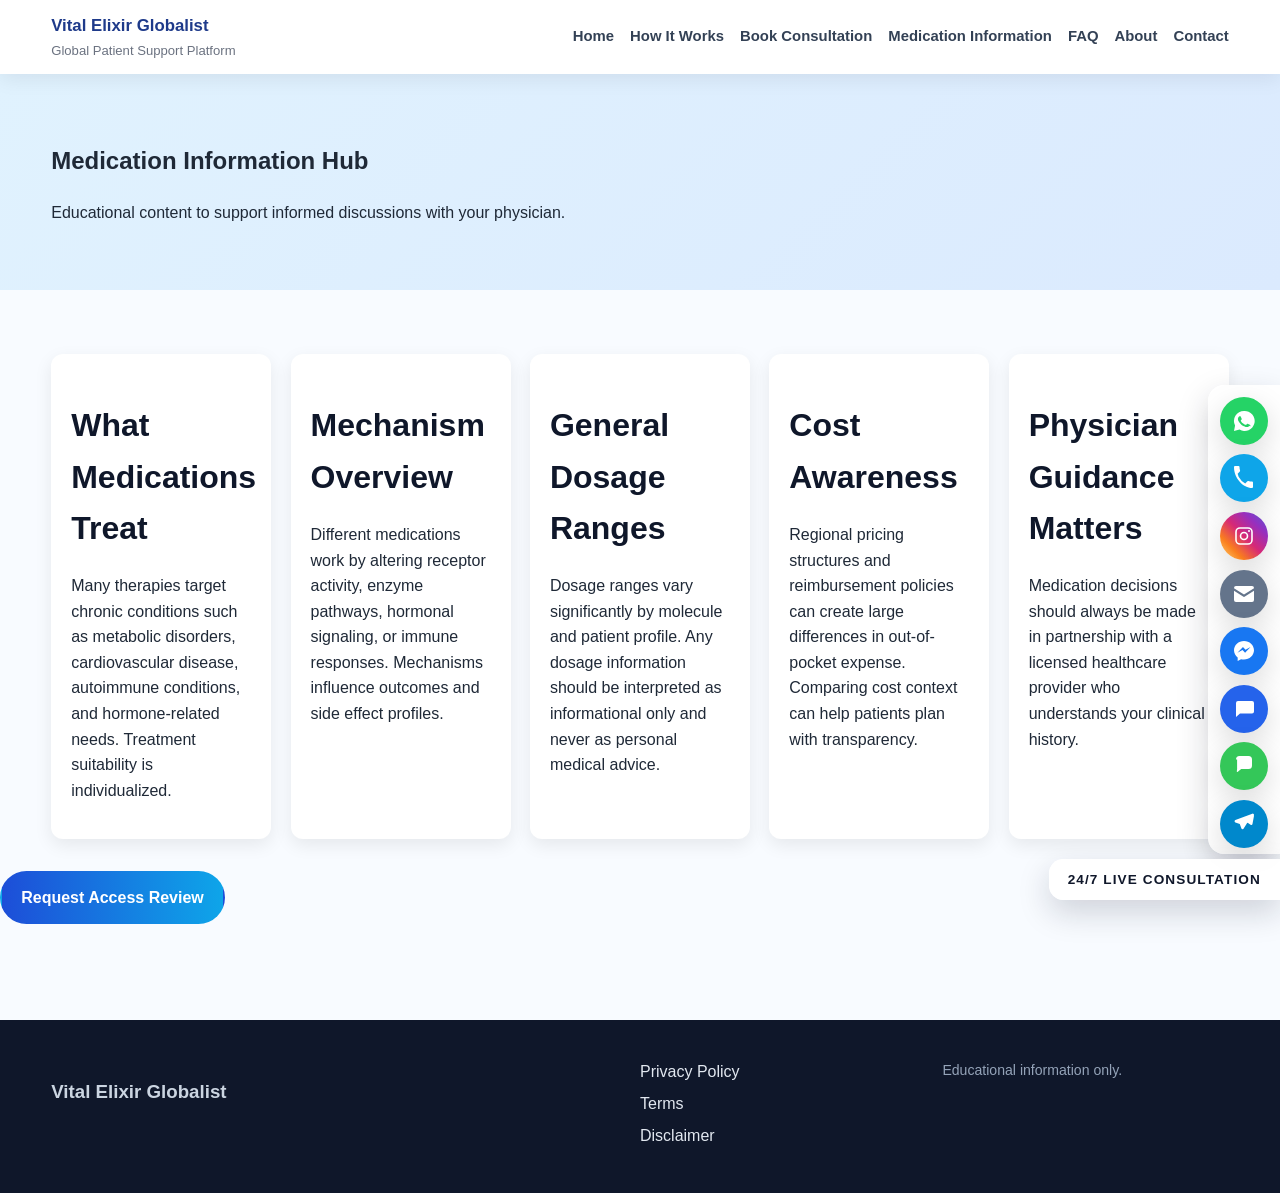
<file: medication-info.html>
<!doctype html>
<html lang="en">

<head>
    <meta charset="UTF-8">
    <meta name="viewport" content="width=device-width, initial-scale=1.0">
    <meta name="description"
        content="Educational medication information hub with treatment context, mechanism overviews, dosage ranges, and physician guidance importance.">
    <title>Medication Information Hub | Vital Elixir Globalist</title>
    <link rel="stylesheet" href="styles.css">
    <!-- Google tag (gtag.js) -->
<script async src="https://www.googletagmanager.com/gtag/js?id=G-TFVS78HKC3"></script>
<script>
  window.dataLayer = window.dataLayer || [];
  function gtag(){dataLayer.push(arguments);}
  gtag('js', new Date());

  gtag('config', 'G-TFVS78HKC3');
</script>
</head>

<body>

<div id="header-placeholder"></div>
    <main>

        <section class="page-title">
            <div class="container">
                <h1>Medication Information Hub</h1>
                <p>
                    Educational content to support informed discussions with your physician.
                </p>
            </div>
        </section>

        <section class="section">
            <div class="container grid">

                <article class="card">
                    <h2>What Medications Treat</h2>
                    <p>
                        Many therapies target chronic conditions such as metabolic disorders,
                        cardiovascular disease, autoimmune conditions, and hormone-related needs.
                        Treatment suitability is individualized.
                    </p>
                </article>

                <article class="card">
                    <h2>Mechanism Overview</h2>
                    <p>
                        Different medications work by altering receptor activity, enzyme pathways,
                        hormonal signaling, or immune responses. Mechanisms influence outcomes
                        and side effect profiles.
                    </p>
                </article>

                <article class="card">
                    <h2>General Dosage Ranges</h2>
                    <p>
                        Dosage ranges vary significantly by molecule and patient profile.
                        Any dosage information should be interpreted as informational only
                        and never as personal medical advice.
                    </p>
                </article>

                <article class="card">
                    <h2>Cost Awareness</h2>
                    <p>
                        Regional pricing structures and reimbursement policies can create
                        large differences in out-of-pocket expense. Comparing cost context
                        can help patients plan with transparency.
                    </p>
                </article>

                <article class="card">
                    <h2>Physician Guidance Matters</h2>
                    <p>
                        Medication decisions should always be made in partnership with
                        a licensed healthcare provider who understands your clinical history.
                    </p>
                </article>

            </div>

            <div style="margin-top: 2rem;">
                <a class="btn btn-primary" href="consultation.html">
                    Request Access Review
                </a>
            </div>

        </section>

    </main>

    <footer>
        <div class="container footer-grid">

            <div>
                <h3>Vital Elixir Globalist</h3>
            </div>

            <div class="footer-links">
                <a href="privacy.html">Privacy Policy</a>
                <a href="terms.html">Terms</a>
                <a href="disclaimer.html">Disclaimer</a>
            </div>

            <div class="small">
                Educational information only.
            </div>

        </div>
    </footer>


<div id="floating-placeholder"></div>

<script>
    fetch("header.html")
        .then(response => response.text())
        .then(data => {
            document.getElementById("header-placeholder").innerHTML = data;

            // 🔑 Initialize menu AFTER header loads
            const menuBtn = document.querySelector('.menu-btn');
            const navLinks = document.querySelector('.nav-links');

            if (menuBtn && navLinks) {
                menuBtn.addEventListener('click', () => {
                    navLinks.classList.toggle('open');
                });
            }
        });

    fetch("floating-contact.html")
        .then(response => response.text())
        .then(data => {
            document.getElementById("floating-placeholder").innerHTML = data;
        });
</script>
        <script src="script.js"></script>
</body>
</html>
</file>
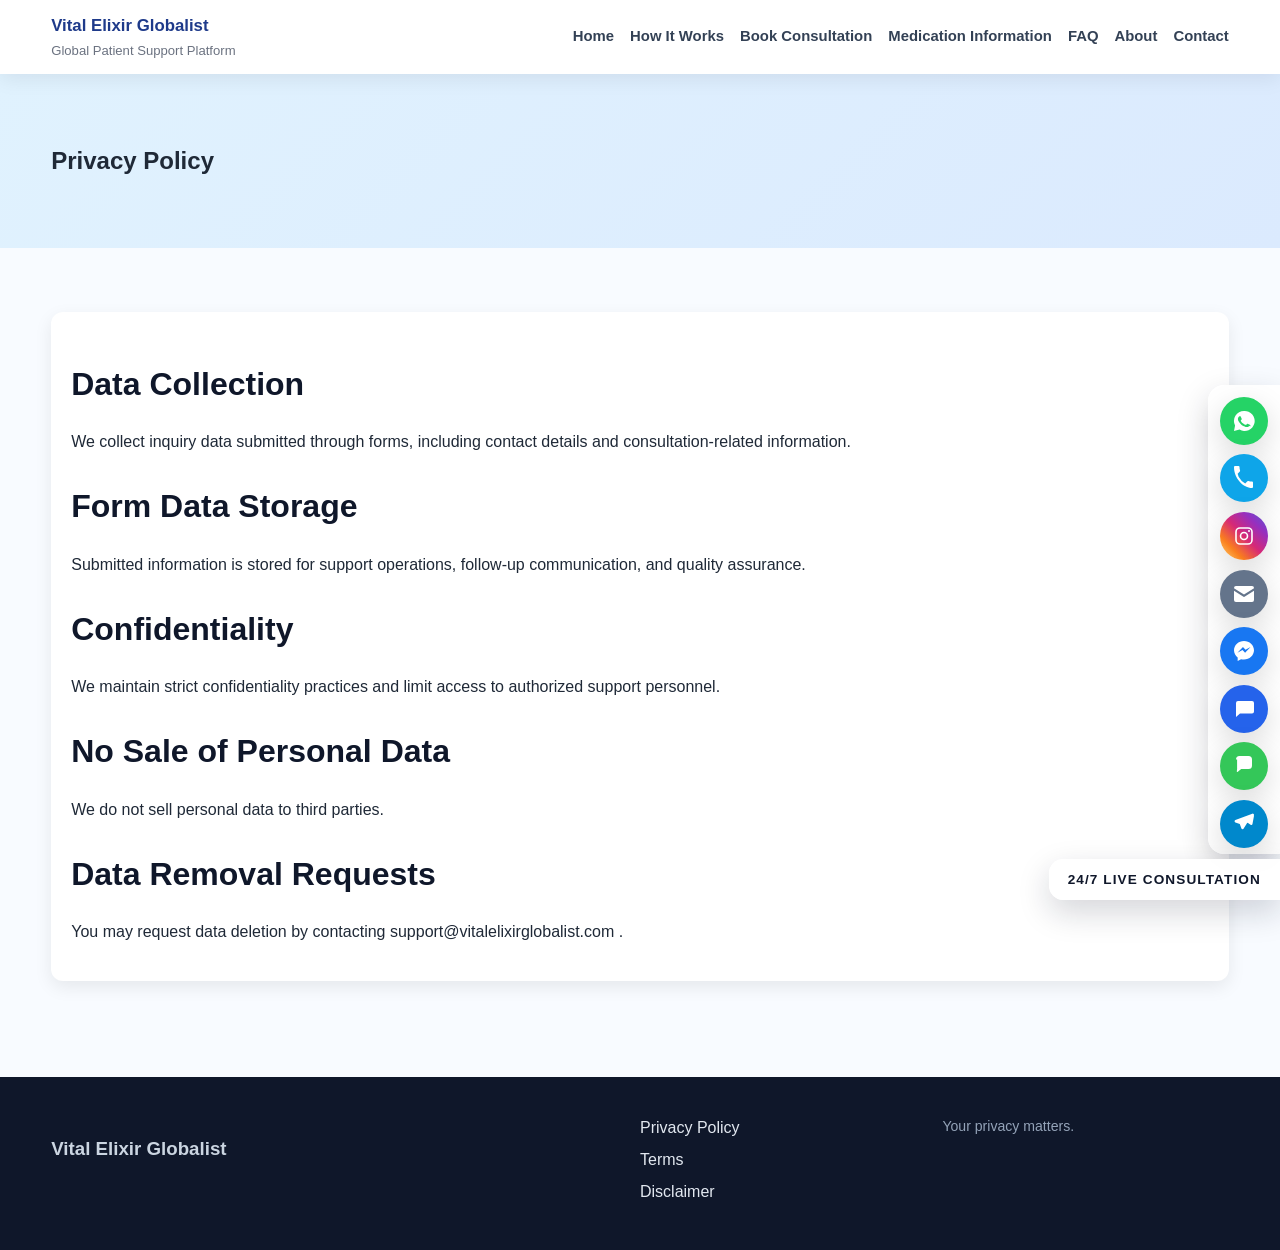
<file: privacy.html>
<!doctype html>
<html lang="en">

<head>
    <meta charset="UTF-8">
    <meta name="viewport" content="width=device-width, initial-scale=1.0">
    <meta name="description"
        content="Privacy policy for Vital Elixir Globalist describing data collection, storage, confidentiality, and data removal rights.">
    <title>Privacy Policy | Vital Elixir Globalist</title>
    <link rel="stylesheet" href="styles.css">
    <!-- Google tag (gtag.js) -->
<script async src="https://www.googletagmanager.com/gtag/js?id=G-TFVS78HKC3"></script>
<script>
  window.dataLayer = window.dataLayer || [];
  function gtag(){dataLayer.push(arguments);}
  gtag('js', new Date());

  gtag('config', 'G-TFVS78HKC3');
</script>
</head>

<body>

   <div id="header-placeholder"></div>

    <main>

        <section class="page-title">
            <div class="container">
                <h1>Privacy Policy</h1>
            </div>
        </section>

        <section class="section">
            <div class="container card">

                <h2>Data Collection</h2>
                <p>
                    We collect inquiry data submitted through forms, including contact
                    details and consultation-related information.
                </p>

                <h2>Form Data Storage</h2>
                <p>
                    Submitted information is stored for support operations, follow-up
                    communication, and quality assurance.
                </p>

                <h2>Confidentiality</h2>
                <p>
                    We maintain strict confidentiality practices and limit access to
                    authorized support personnel.
                </p>

                <h2>No Sale of Personal Data</h2>
                <p>
                    We do not sell personal data to third parties.
                </p>

                <h2>Data Removal Requests</h2>
                <p>
                    You may request data deletion by contacting
                    <a href="mailto:support@vitalelixirglobalist.com">
                        support@vitalelixirglobalist.com
                    </a>.
                </p>

            </div>
        </section>

    </main>

    <footer>
        <div class="container footer-grid">

            <div>
                <h3>Vital Elixir Globalist</h3>
            </div>

            <div class="footer-links">
                <a href="privacy.html">Privacy Policy</a>
                <a href="terms.html">Terms</a>
                <a href="disclaimer.html">Disclaimer</a>
            </div>

            <div class="small">
                Your privacy matters.
            </div>

        </div>
    </footer>
</aside>


<div id="floating-placeholder"></div>

<script>
    fetch("header.html")
        .then(response => response.text())
        .then(data => {
            document.getElementById("header-placeholder").innerHTML = data;

            // 🔑 Initialize menu AFTER header loads
            const menuBtn = document.querySelector('.menu-btn');
            const navLinks = document.querySelector('.nav-links');

            if (menuBtn && navLinks) {
                menuBtn.addEventListener('click', () => {
                    navLinks.classList.toggle('open');
                });
            }
        });

    fetch("floating-contact.html")
        .then(response => response.text())
        .then(data => {
            document.getElementById("floating-placeholder").innerHTML = data;
        });
</script>
        <script src="script.js"></script>
</body>
</html>
</file>
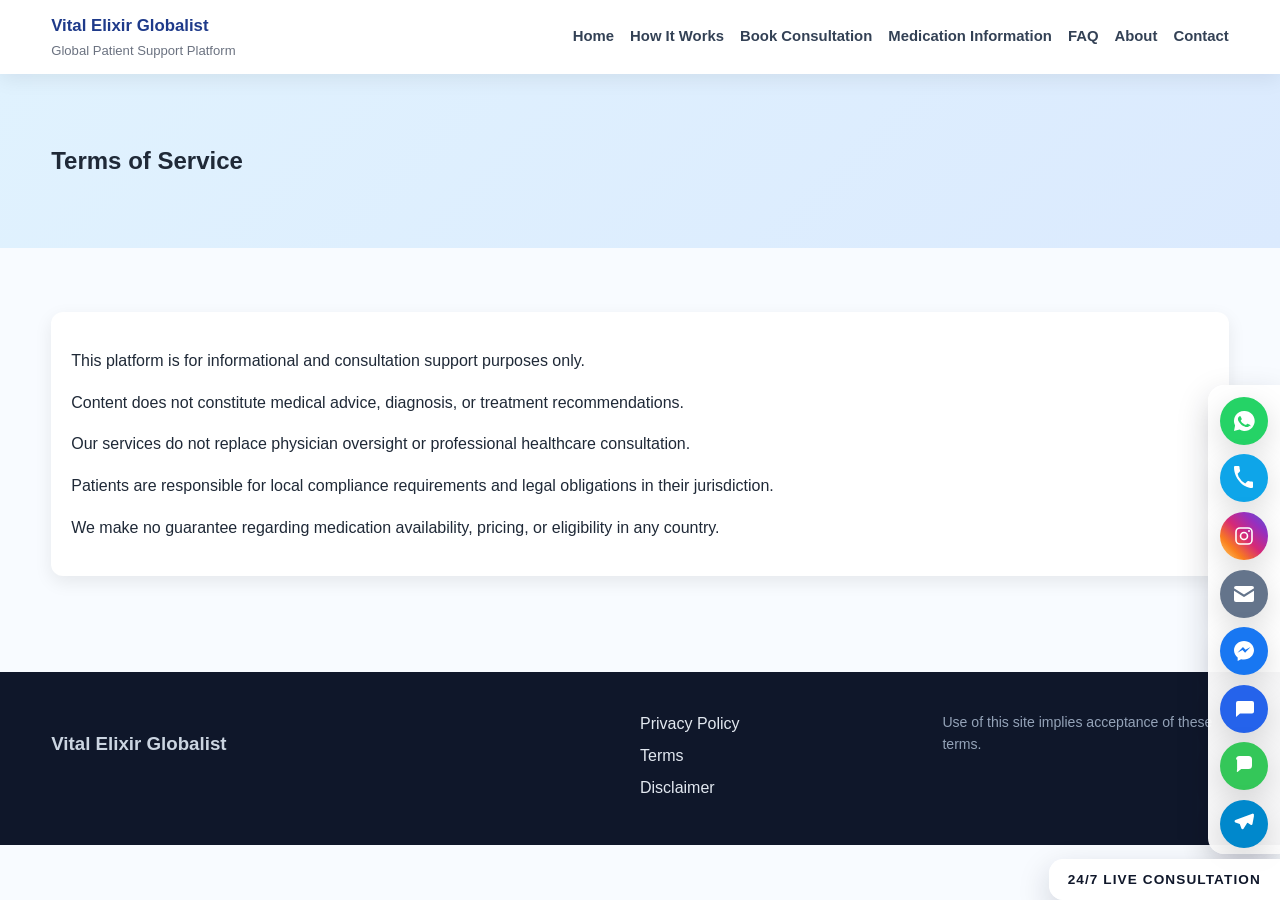
<file: terms.html>
<!doctype html>
<html lang="en">

<head>
    <meta charset="UTF-8">
    <meta name="viewport" content="width=device-width, initial-scale=1.0">
    <meta name="description"
        content="Terms of service for Vital Elixir Globalist including informational purpose, non-medical advice statement, and patient responsibilities.">
    <title>Terms of Service | Vital Elixir Globalist</title>
    <link rel="stylesheet" href="styles.css">
</head>

<body>
    <main>
<div id="header-placeholder"></div>
        <section class="page-title">
            <div class="container">
                <h1>Terms of Service</h1>
            </div>
        </section>

        <section class="section">
            <div class="container card">

                <p>
                    This platform is for informational and consultation support purposes only.
                </p>

                <p>
                    Content does not constitute medical advice, diagnosis, or treatment recommendations.
                </p>

                <p>
                    Our services do not replace physician oversight or professional healthcare consultation.
                </p>

                <p>
                    Patients are responsible for local compliance requirements and legal obligations in their jurisdiction.
                </p>

                <p>
                    We make no guarantee regarding medication availability, pricing, or eligibility in any country.
                </p>

            </div>
        </section>

    </main>

    <footer>
        <div class="container footer-grid">

            <div>
                <h3>Vital Elixir Globalist</h3>
            </div>

            <div class="footer-links">
                <a href="privacy.html">Privacy Policy</a>
                <a href="terms.html">Terms</a>
                <a href="disclaimer.html">Disclaimer</a>
            </div>

            <div class="small">
                Use of this site implies acceptance of these terms.
            </div>

        </div>
    </footer>


<div id="floating-placeholder"></div>

<script>
    fetch("header.html")
        .then(response => response.text())
        .then(data => {
            document.getElementById("header-placeholder").innerHTML = data;

            // 🔑 Initialize menu AFTER header loads
            const menuBtn = document.querySelector('.menu-btn');
            const navLinks = document.querySelector('.nav-links');

            if (menuBtn && navLinks) {
                menuBtn.addEventListener('click', () => {
                    navLinks.classList.toggle('open');
                });
            }
        });

    fetch("floating-contact.html")
        .then(response => response.text())
        .then(data => {
            document.getElementById("floating-placeholder").innerHTML = data;
        });
</script>
        <script src="script.js"></script>
</body>
</html>
</file>
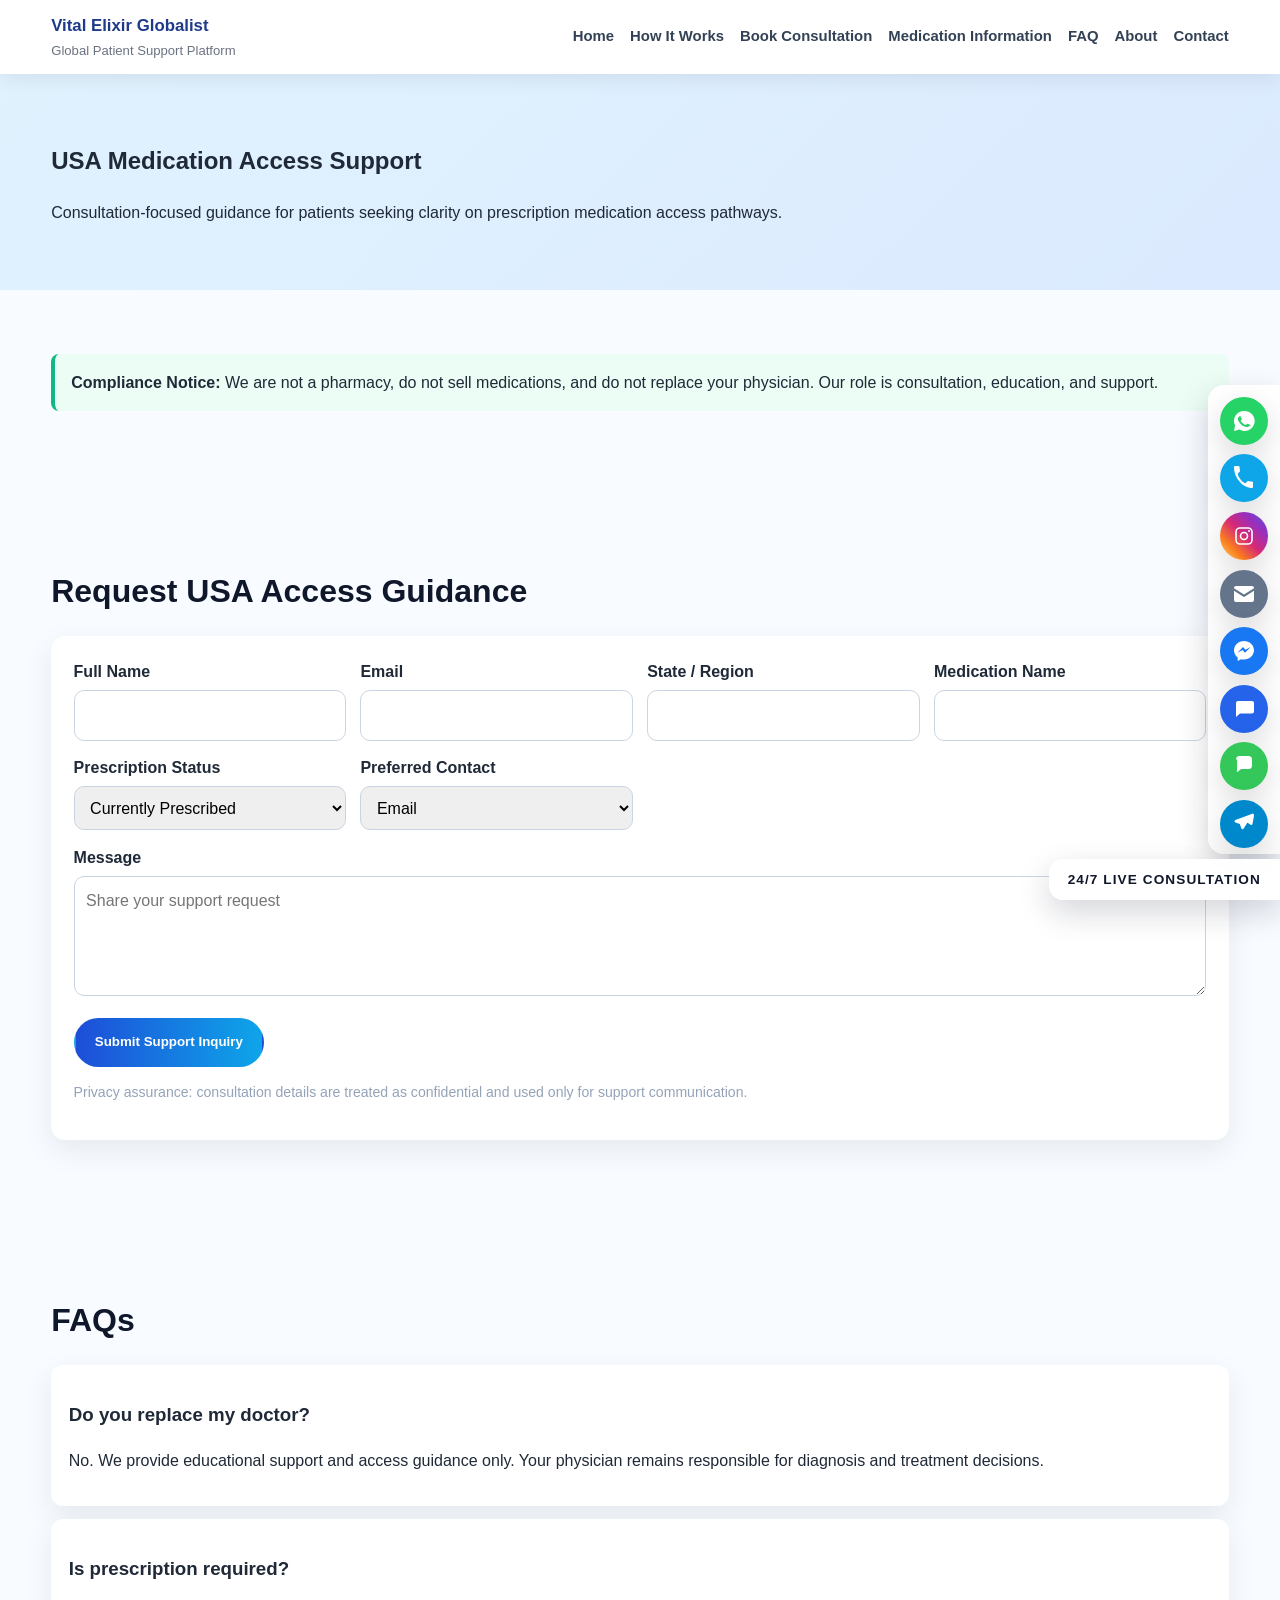
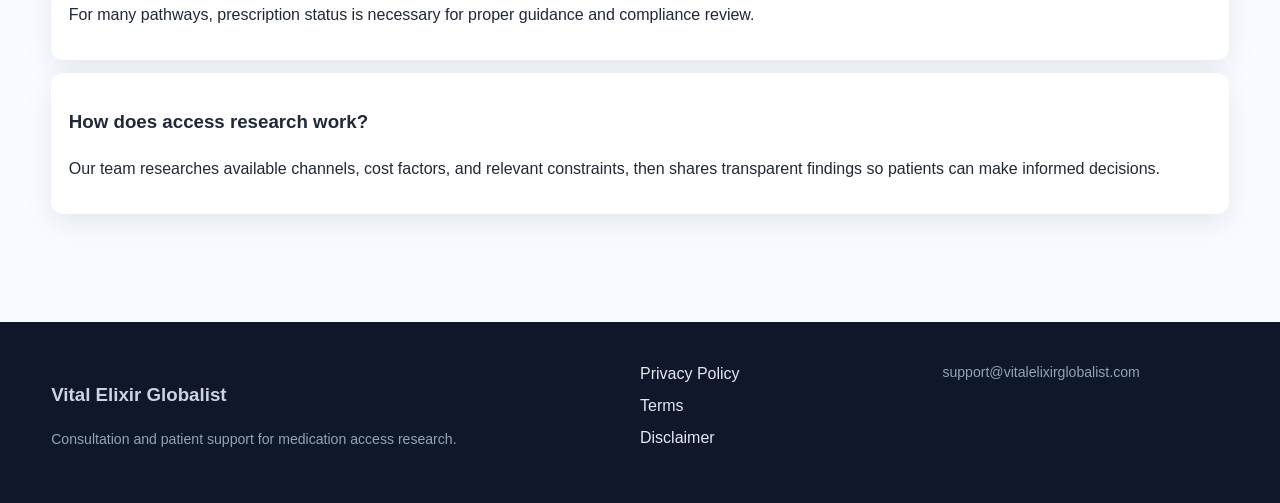
<file: usa-medication-access-support.html>
<!doctype html>
<html lang="en">

<head>
    <meta charset="UTF-8">
    <meta name="viewport" content="width=device-width, initial-scale=1.0">
    <meta name="description"
        content="USA medication access support consultation page for confidential review, guidance, and international medication research assistance.">
    <title>USA Medication Access Support | Vital Elixir Globalist</title>
    <link rel="stylesheet" href="styles.css">
</head>

<body>
<div id="header-placeholder"></div>
       <main>

        <!-- Page Title -->
        <section class="page-title">
            <div class="container">
                <h1>USA Medication Access Support</h1>
                <p>
                    Consultation-focused guidance for patients seeking clarity on
                    prescription medication access pathways.
                </p>
            </div>
        </section>

        <!-- Compliance Notice -->
        <section class="section">
            <div class="container">
                <div class="notice">
                    <strong>Compliance Notice:</strong>
                    We are not a pharmacy, do not sell medications, and do not replace your physician.
                    Our role is consultation, education, and support.
                </div>
            </div>
        </section>

        <!-- Consultation Form -->
        <section class="section">
            <div class="container">
                <h2>Request USA Access Guidance</h2>

                <div class="form-wrap">
                    <form class="form-grid">

                        <div>
                            <label>Full Name</label>
                            <input type="text" required>
                        </div>

                        <div>
                            <label>Email</label>
                            <input type="email" required>
                        </div>

                        <div>
                            <label>State / Region</label>
                            <input type="text">
                        </div>

                        <div>
                            <label>Medication Name</label>
                            <input type="text" required>
                        </div>

                        <div>
                            <label>Prescription Status</label>
                            <select>
                                <option>Currently Prescribed</option>
                                <option>Not Yet Prescribed</option>
                            </select>
                        </div>

                        <div>
                            <label>Preferred Contact</label>
                            <select>
                                <option>Email</option>
                                <option>Phone</option>
                                <option>WhatsApp</option>
                            </select>
                        </div>

                        <div style="grid-column:1/-1">
                            <label>Message</label>
                            <textarea placeholder="Share your support request"></textarea>
                        </div>

                        <div style="grid-column:1/-1">
                            <button class="btn btn-primary" type="submit">
                                Submit Support Inquiry
                            </button>
                        </div>

                    </form>

                    <p class="small">
                        Privacy assurance: consultation details are treated as confidential
                        and used only for support communication.
                    </p>
                </div>
            </div>
        </section>

        <!-- FAQs -->
        <section class="section">
            <div class="container">
                <h2>FAQs</h2>

                <div class="faq-item">
                    <h3>Do you replace my doctor?</h3>
                    <p>
                        No. We provide educational support and access guidance only.
                        Your physician remains responsible for diagnosis and treatment decisions.
                    </p>
                </div>

                <div class="faq-item">
                    <h3>Is prescription required?</h3>
                    <p>
                        For many pathways, prescription status is necessary for
                        proper guidance and compliance review.
                    </p>
                </div>

                <div class="faq-item">
                    <h3>How does access research work?</h3>
                    <p>
                        Our team researches available channels, cost factors,
                        and relevant constraints, then shares transparent findings
                        so patients can make informed decisions.
                    </p>
                </div>

            </div>
        </section>

    </main>

    <footer>
        <div class="container footer-grid">

            <div>
                <h3>Vital Elixir Globalist</h3>
                <p class="small">
                    Consultation and patient support for medication access research.
                </p>
            </div>

            <div class="footer-links">
                <a href="privacy.html">Privacy Policy</a>
                <a href="terms.html">Terms</a>
                <a href="disclaimer.html">Disclaimer</a>
            </div>

            <div class="small">
                support@vitalelixirglobalist.com
            </div>

        </div>
    </footer>


<div id="floating-placeholder"></div>

<script>
    fetch("header.html")
        .then(response => response.text())
        .then(data => {
            document.getElementById("header-placeholder").innerHTML = data;

            // 🔑 Initialize menu AFTER header loads
            const menuBtn = document.querySelector('.menu-btn');
            const navLinks = document.querySelector('.nav-links');

            if (menuBtn && navLinks) {
                menuBtn.addEventListener('click', () => {
                    navLinks.classList.toggle('open');
                });
            }
        });

    fetch("floating-contact.html")
        .then(response => response.text())
        .then(data => {
            document.getElementById("floating-placeholder").innerHTML = data;
        });
</script>
        <script src="script.js"></script>
</body>
</html>
</file>
<file: styles.css>
:root {
  --primary: #1d4ed8;
  --primary-dark: #1e3a8a;
  --accent: #0ea5e9;
  --bg: #f8fbff;
  --text: #1f2937;
  --muted: #6b7280;
  --white: #ffffff;
  --success: #10b981;
  --shadow: 0 10px 30px rgba(15, 23, 42, 0.08);
  --radius: 14px;
}
* { box-sizing: border-box; }
body {
  margin: 0;
  font-family: Inter, "Segoe UI", Roboto, Arial, sans-serif;
  color: var(--text);
  background: var(--bg);
  line-height: 1.6;
}
a { color: inherit; text-decoration: none; }
.container { width: min(1400px, 92%); margin: 0 auto; }
header {
  background: var(--white);
  position: sticky;
  top: 0;
  z-index: 100;
  box-shadow: 0 4px 20px rgba(2, 6, 23, 0.08);
}
.nav {
  display: flex;
  align-items: center;
  justify-content: space-between;
  min-height: 74px;
}
.brand { display: flex; flex-direction: column; }
.brand strong { color: var(--primary-dark); font-size: 1.05rem; }
.brand span { color: var(--muted); font-size: .82rem; }
.nav-links { display: flex; gap: 1rem; align-items: center; flex-wrap: wrap; }
.nav-links a { font-weight: 600; color: #334155; font-size: .93rem; }
.nav-links a:hover { color: var(--primary); }
.menu-btn { display: none; border: 0; background: transparent; font-size: 1.5rem; }
.hero {
  background: linear-gradient(135deg, #dbeafe, #ecfeff 60%, #eff6ff);
  padding: 5rem 0;
}
.hero h1 { font-size: clamp(1.9rem, 4vw, 3rem); line-height: 1.15; margin-bottom: 1rem; color: #0f172a; }
.hero p { font-size: 1.08rem; color: #334155; max-width: 860px; }
.btn-row { display: flex; gap: 1rem; margin-top: 2rem; flex-wrap: wrap; }
.btn {
  display: inline-flex;
  align-items: center;
  justify-content: center;
  padding: .85rem 1.25rem;
  border-radius: 999px;
  font-weight: 700;
  border: 2px solid transparent;
}
.btn-primary { background: linear-gradient(90deg, var(--primary), var(--accent)); color: var(--white); }
.btn-secondary { border-color: var(--primary); color: var(--primary-dark); background: #eff6ff; }
.section { padding: 4rem 0; }
.section h2 { font-size: clamp(1.5rem, 3vw, 2rem); margin-bottom: 1.2rem; color: #0f172a; }
.grid {
  display: grid;
  gap: 1.2rem;
  grid-template-columns: repeat(auto-fit, minmax(220px, 1fr));
}
/* Force 5 cards in one row on large screens */
@media (min-width: 1200px) {
  .grid.features-grid {
    grid-template-columns: repeat(5, 1fr);
  }
}
.card {
  background: var(--white);
  border-radius: var(--radius);
  padding: 1.25rem;
  box-shadow: var(--shadow);
}
.card h3 { margin-top: .2rem; margin-bottom: .55rem; color: #0f172a; }
.steps { counter-reset: step; display: grid; gap: 1rem; }
.step {
  background: var(--white);
  border-radius: var(--radius);
  box-shadow: var(--shadow);
  padding: 1rem 1.2rem;
  position: relative;
  padding-left: 3.4rem;
}
.step::before {
  counter-increment: step;
  content: counter(step);
  position: absolute;
  left: 1rem;
  top: 1rem;
  width: 1.8rem;
  height: 1.8rem;
  border-radius: 50%;
  background: var(--primary);
  color: #fff;
  font-weight: 700;
  display: grid;
  place-items: center;
}
.notice {
  border-left: 4px solid var(--success);
  padding: 1rem;
  background: #ecfdf5;
  border-radius: 8px;
}
.form-wrap {
  background: var(--white);
  padding: 1.4rem;
  border-radius: var(--radius);
  box-shadow: var(--shadow);
}
.form-grid { display: grid; gap: .9rem; grid-template-columns: repeat(auto-fit, minmax(240px, 1fr)); }
label { display: block; font-weight: 600; margin-bottom: .35rem; }
input, select, textarea {
  width: 100%;
  padding: .72rem;
  border-radius: 10px;
  border: 1px solid #cbd5e1;
  font: inherit;
}
textarea { min-height: 120px; }
footer {
  background: #0f172a;
  color: #cbd5e1;
  padding: 2.4rem 0;
  margin-top: 2rem;
}
.footer-grid { display: grid; gap: 1rem; grid-template-columns: 2fr 1fr 1fr; }
.footer-links a { display: block; color: #e2e8f0; margin-bottom: .4rem; }
.small { font-size: .88rem; color: #94a3b8; }
.badges { display: flex; gap: .65rem; flex-wrap: wrap; margin-top: 1rem; }
.badge { background: #dbeafe; color: #1e3a8a; padding: .3rem .65rem; border-radius: 999px; font-size: .78rem; font-weight: 700; }
.floating-contact {
  position: fixed;
  right: 14px;
  bottom: 14px;
  z-index: 150;
  background: #0f172a;
  border-radius: 14px;
  padding: .6rem;
  box-shadow: var(--shadow);
  width: 56px;
}
.floating-contact .label {
  writing-mode: vertical-rl;
  transform: rotate(180deg);
  font-size: .66rem;
  color: #93c5fd;
  margin: 0 auto .5rem;
  text-align: center;
}
.floating-contact a {
  display: grid;
  place-items: center;
  background: #1e293b;
  color: #fff;
  border-radius: 10px;
  height: 38px;
  margin-top: .42rem;
  font-size: .95rem;
}
.page-title { background: linear-gradient(135deg, #e0f2fe, #dbeafe); padding: 3rem 0; }
.faq-item { background: #fff; border-radius: 12px; box-shadow: var(--shadow); padding: 1rem 1.1rem; margin-bottom: .8rem; }
@media (max-width: 860px) {
  .menu-btn { display: block; }
  .nav-links { display: none; position: absolute; left: 0; right: 0; top: 74px; background: white; padding: 1rem 4%; border-top: 1px solid #e2e8f0; }
  .nav-links.open { display: flex; flex-direction: column; align-items: flex-start; }
  .footer-grid { grid-template-columns: 1fr; }
}
/* =========================================
   FLOATING ACTION BAR (RIGHT LOCKED)
   Matches old VitalElixirGlobalist style
========================================= */

.floating-action-bar {
  position: fixed;
  right: 0;
  bottom: 0;
  z-index: 9999;

  display: flex;
  flex-direction: column;
  align-items: flex-end;

  pointer-events: none; /* container does not block clicks */
}

/* Stack container */
.floating-action-bar .fab-stack {
  display: flex;
  flex-direction: column;
  gap: 0.6rem;

  padding: 0.75rem 0.75rem 0.4rem;
  background: rgba(255, 255, 255, 0.97);

  border-radius: 1rem 0 0 1rem;
  box-shadow: 0 12px 32px rgba(15, 23, 42, 0.18);

  pointer-events: auto; /* icons clickable */
}

/* Icons */
.floating-action-bar .fab-icon {
  width: 3rem;
  height: 3rem;

  border-radius: 9999px;

  display: inline-flex;
  align-items: center;
  justify-content: center;

  color: #fff;

  box-shadow: 0 10px 30px rgba(0, 0, 0, 0.15);
  transition: transform 0.2s ease, box-shadow 0.2s ease;
}

/* SVG size */
.floating-action-bar .fab-icon svg {
  width: 1.5rem;
  height: 1.5rem;
}

/* Hover */
.floating-action-bar .fab-icon:hover {
  transform: translateY(-2px) scale(1.05);
  box-shadow: 0 14px 36px rgba(2, 132, 199, 0.24);
}

/* Brand colors */
.fab-icon.whatsapp { background: #25d366; }
.fab-icon.phone { background: #0ea5e9; }
.fab-icon.sms-primary { background: #2563eb; }
.fab-icon.sms-secondary { background: #34c759; }
.fab-icon.telegram { background: #0088cc; }

/* Label */
.floating-action-bar .fab-label {
  background: rgba(255, 255, 255, 0.97);
  color: #0f172a;

  font-weight: 700;
  font-size: 0.85rem;
  letter-spacing: 0.08em;
  text-transform: uppercase;

  padding: 0.6rem 1.2rem;
  margin-top: 0.3rem;

  border-radius: 0.9rem 0 0 0.9rem;
  box-shadow: 0 12px 32px rgba(15, 23, 42, 0.18);

  pointer-events: none;
}

/* =========================================
   MOBILE OPTIMIZATION
========================================= */
@media (max-width: 768px) {
  .floating-action-bar .fab-icon {
    width: 2.2rem;
    height: 2.2rem;
  }

  .floating-action-bar .fab-icon svg {
    width: 1.2rem;
    height: 1.2rem;
  }

  .floating-action-bar .fab-label {
    font-size: 0.7rem;
    padding: 0.4rem 0.8rem;
  }
}
/* =========================================
   REUSABLE BACKGROUND IMAGE + OVERLAY SYSTEM
========================================= */

/* Base background section */
.bg-cover {
  position: relative;
  overflow: hidden;

  background-size: cover;
  background-position: center;
  background-repeat: no-repeat;
}

/* Overlay layer */
.bg-cover::before {
  content: "";
  position: absolute;
  inset: 0;
  z-index: 1;
}

/* Content above overlay */
.bg-cover > * {
  position: relative;
  z-index: 2;
}

/* ===== Overlay color variants ===== */

/* Light overlay (70% white) */
.overlay-light::before {
  background: rgba(255, 255, 255, 0.7);
}

/* Dark overlay (60% dark) */
.overlay-dark::before {
  background: rgba(15, 23, 42, 0.6);
}

/* Strong dark overlay */
.overlay-dark-strong::before {
  background: rgba(15, 23, 42, 0.75);
}

/* ===== Optional height helpers ===== */
.section-lg {
  padding: 5rem 0;
}

.section-xl {
  padding: 7rem 0;
}
/* Additional social icons */
.fab-icon.instagram {
  background: linear-gradient(45deg,
    #feda75, #fa7e1e, #d62976, #962fbf, #4f5bd5);
}

.fab-icon.email {
  background-color: #64748b; /* professional gray */
}

.fab-icon.facebook {
  background-color: #1877f2;
}
/* =========================================
   COST OPTIMIZATION ICON SIZING
========================================= */

/* Desktop view – phone home-screen style */
.contact-grid .fab-icon {
  width: 2.4rem;          /* smaller than sidebar */
  height: 2.4rem;
  border-radius: 50%;

  display: inline-flex;
  align-items: center;
  justify-content: center;

  box-shadow: 0 6px 16px rgba(0,0,0,0.12);
}

/* Icon SVG size */
.contact-grid .fab-icon svg {
  width: 1.25rem;
  height: 1.25rem;
}

/* Spacing between icons */
.contact-grid .icon-grid {
  display: flex;
  gap: 0.9rem;
  flex-wrap: wrap;
  align-items: center;
}

/* =========================================
   MOBILE VIEW – SMALLER & COMFORTABLE
========================================= */
@media (max-width: 768px) {
  .contact-grid .fab-icon {
    width: 2rem;
    height: 2rem;
  }

  .contact-grid .fab-icon svg {
    width: 1.05rem;
    height: 1.05rem;
  }

  .contact-grid .icon-grid {
    gap: 0.75rem;
  }
}
#our-team {
  scroll-margin-top: 100px; /* adjust if header height changes */
}
/* =========================================
   MULTI-LINE CTA BUTTON SUPPORT
========================================= */

.btn {
  white-space: normal;          /* allow text to wrap */
  text-align: center;           /* center multi-line text */
  line-height: 1.25;            /* comfortable line spacing */
  max-width: 260px;             /* controls when line breaks */
  padding: 0.9rem 1.2rem;
}
.btn .small {
  font-size: 0.85em;
  opacity: 0.9;
}
/* =========================================
   MULTI-LINE CTA BUTTON TEXT CONTROL
========================================= */

.btn {
  text-align: center;        /* center all text */
  line-height: 1.25;
}

.btn .small {
  display: block;            /* forces new line control */
  font-size: 0.85em;
  font-weight: 600;
  opacity: 0.9;
  margin-top: 0.15rem;       /* small spacing between lines */
}
/* =========================
   TEAM SECTION STYLES
========================= */

.team-grid {
  grid-template-columns: repeat(auto-fit, minmax(260px, 1fr));
}

.team-card {
  overflow: hidden;
  padding: 0;
}

.team-card img {
  width: 100%;
  height: 260px;
  object-fit: cover;
}

.team-info {
  background: linear-gradient(135deg, var(--primary), var(--accent));
  color: #ffffff;
  padding: 1.2rem;
  text-align: center;
}

.team-info h3 {
  margin-bottom: 0.3rem;
}

.team-info p {
  font-size: 0.9rem;
  margin: 0.25rem 0;
}

.team-info a {
  color: #e0f2fe;
  text-decoration: underline;
}
/* =========================
   MULTI-LINE BUTTON FIX
========================= */

.btn {
  flex-direction: column;   /* STACK text vertically */
  text-align: center;
  line-height: 1.25;
}

.btn-subtext {
  display: block;
  font-size: 0.9em;
  font-weight: 600;
  color: inherit;           /* SAME COLOR as main text */
  opacity: 0.95;            /* optional softness */
  margin-top: 0.2rem;
}
@media (max-width: 640px) {
  .btn-subtext {
    font-size: 0.8em;
  }
}
.process-grid{
    display:grid;
    grid-template-columns: repeat(4, 1fr); /* Force 4 columns */
    gap:30px;
}

/* Make cards responsive on smaller screens */

@media (max-width:1024px){
    .process-grid{
        grid-template-columns: repeat(2, 1fr);
    }
}

@media (max-width:600px){
    .process-grid{
        grid-template-columns: 1fr;
    }
}
.card{
    background:#fff;
    padding:20px;
    border-radius:12px;
    box-shadow:0 6px 18px rgba(0,0,0,0.08);
}
.btn-row{
    gap:15px;
}
.markets-grid{
    display: grid;
    grid-template-columns: repeat(4, 1fr);
    gap: 25px;
    margin-top: 40px;
}

.market-card{
    background: #ffffff;
    border-radius: 12px;
    padding: 20px;
    text-align: center;
    box-shadow: 0 4px 12px rgba(0,0,0,0.08);
}

.market-card img{
    width: 60px;
    height: auto;
    margin-bottom: 10px;
}

.market-card p{
    margin: 0;
    font-weight: 500;
}

/* Tablet */

@media (max-width:1000px){
    .markets-grid{
        grid-template-columns: repeat(2,1fr);
    }
}

/* Mobile */

@media (max-width:600px){
    .markets-grid{
        grid-template-columns: 1fr;
    }
}
.market-card{
    padding:25px;
}
.hero-black{
color:#000000;
font-weight:700;
list-style-type: disc;
padding-left:20px;
}
</file>
